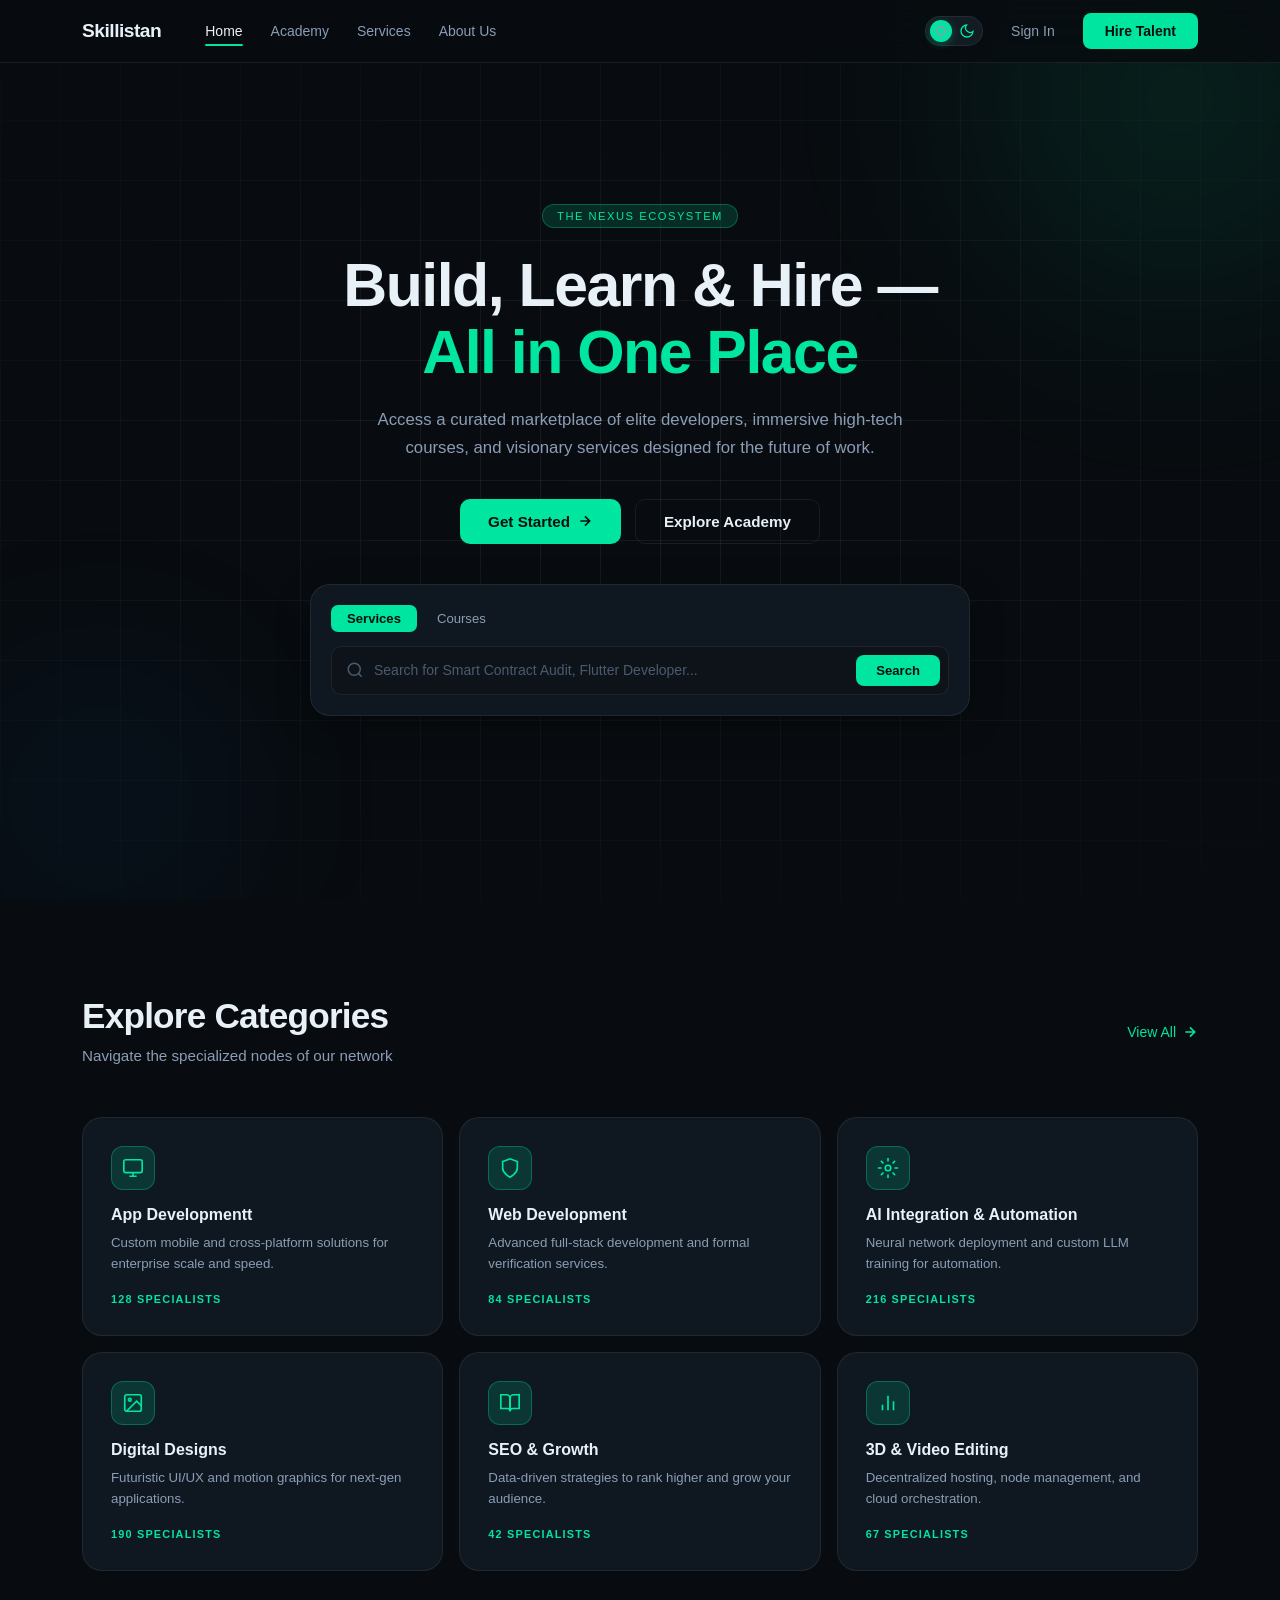
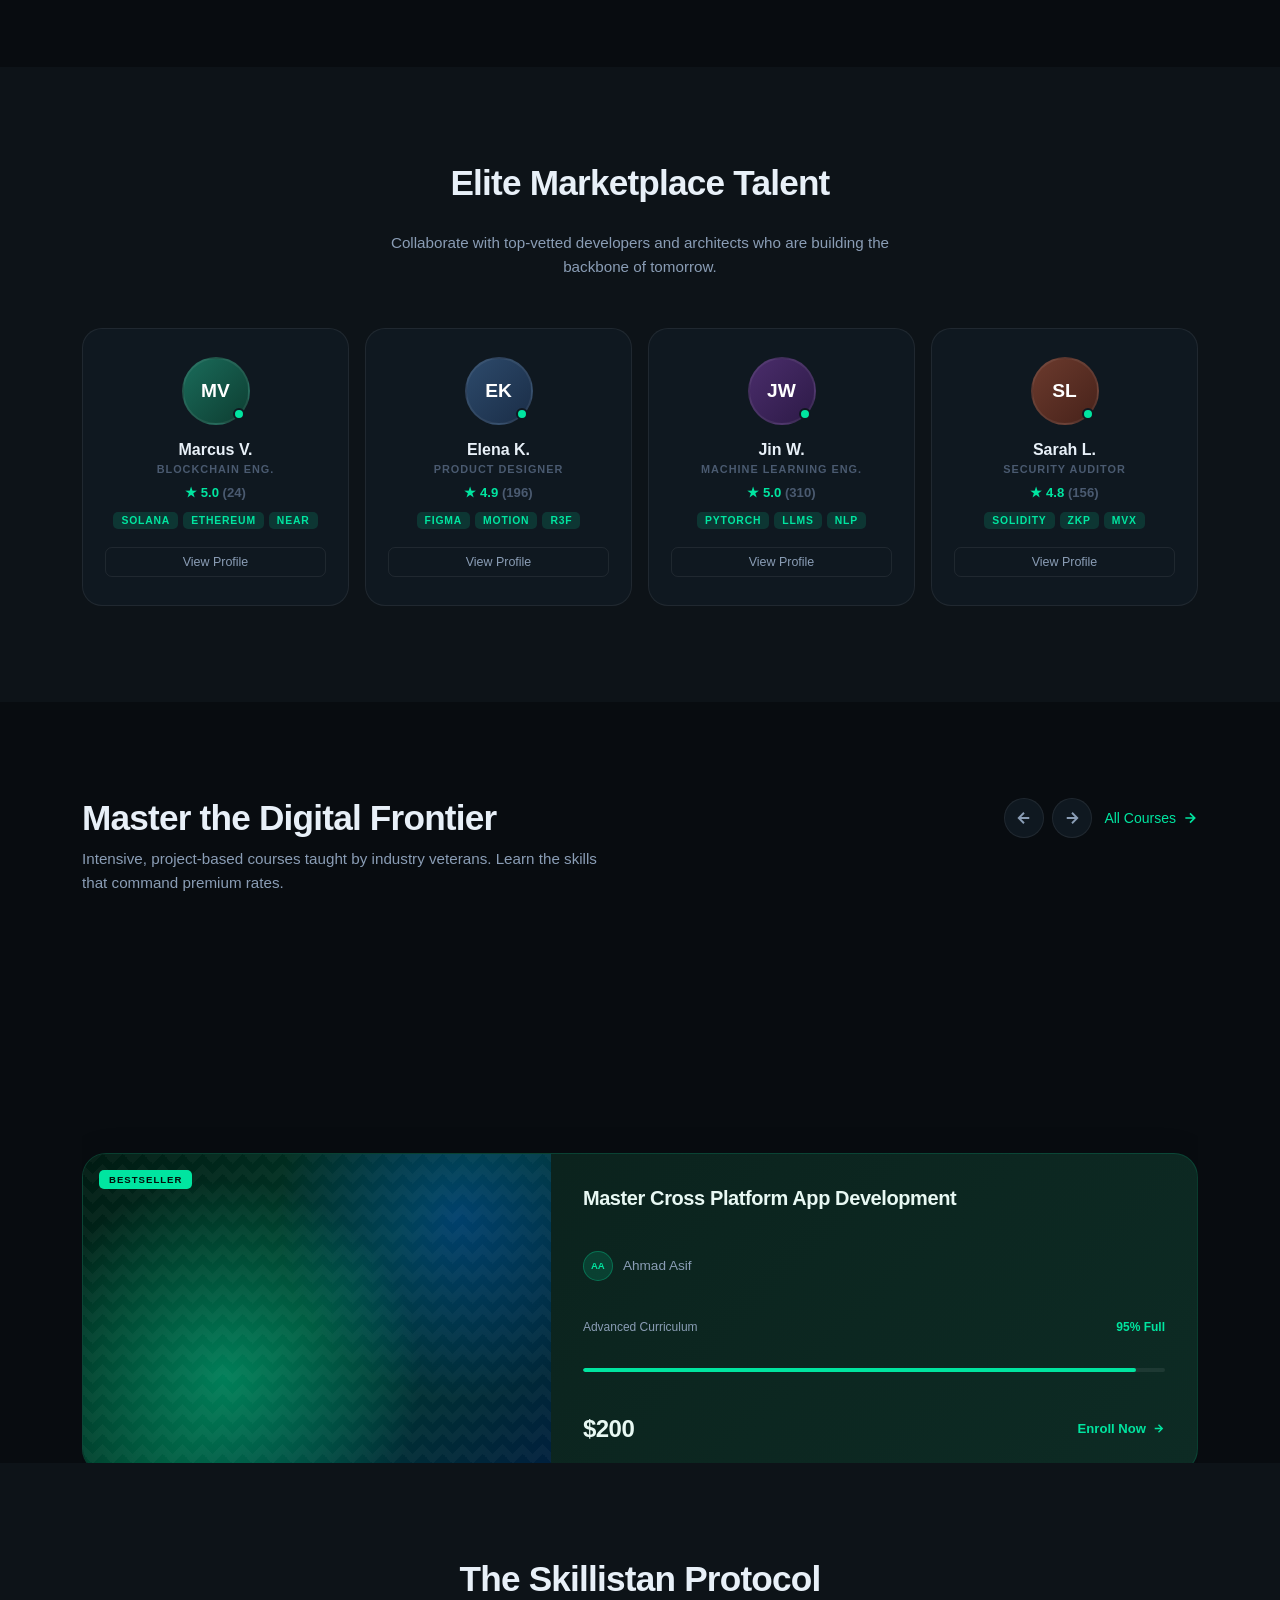
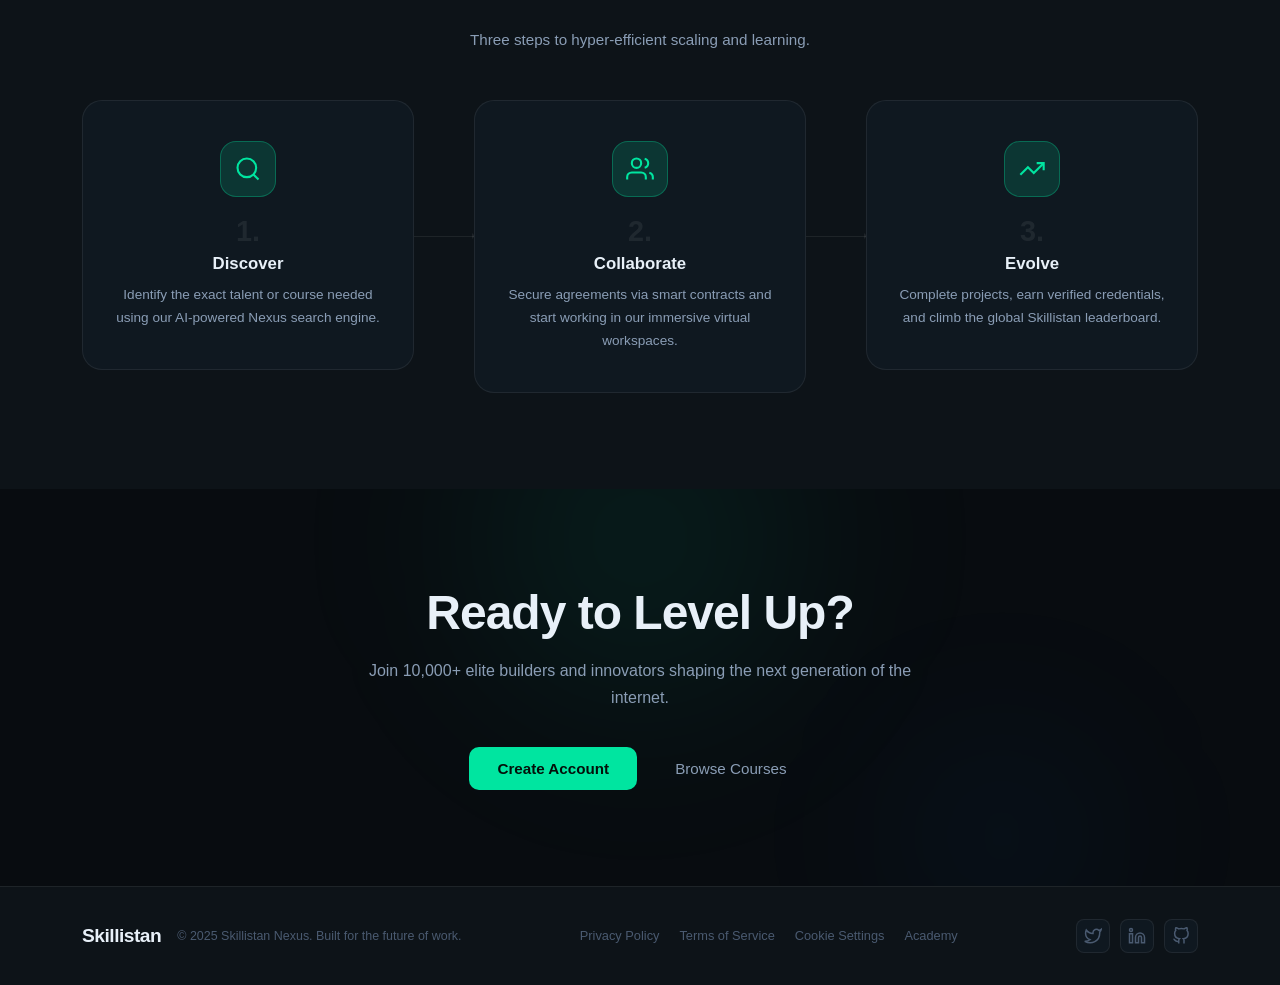
<file: index.html>
<!DOCTYPE html>
<html lang="en" data-theme="dark">
<head>
  <meta charset="UTF-8" />
  <meta name="viewport" content="width=device-width, initial-scale=1.0" />
  <title>Skillistan — Build, Learn & Hire</title>
  <link rel="preconnect" href="https://fonts.googleapis.com" />
  <link rel="preconnect" href="https://fonts.gstatic.com" crossorigin />
  <link href="https://fonts.googleapis.com/css2?family=Syne:wght@400;500;600;700;800&family=DM+Sans:ital,opsz,wght@0,9..40,300;0,9..40,400;0,9..40,500;1,9..40,300&display=swap" rel="stylesheet" />
  <link rel="stylesheet" href="css/style.css" />
</head>
<body>

  <!-- ── NAV & FOOTER injected by js/components.js ── -->

  <!-- HERO -->
  <section class="hero">
    <div class="hero-bg-grid"></div>
    <div class="hero-orb hero-orb-1"></div>
    <div class="hero-orb hero-orb-2"></div>
    <div class="hero-inner">
      <span class="hero-badge">THE NEXUS ECOSYSTEM</span>
      <h1 class="hero-title">
        Build, Learn &amp; Hire —<br/>
        <span class="hero-accent">All in One Place</span>
      </h1>
      <p class="hero-sub">Access a curated marketplace of elite developers, immersive high-tech courses, and visionary services designed for the future of work.</p>
      <div class="hero-cta">
        <a href="auth.html" class="btn-primary btn-lg">Get Started <svg width="16" height="16" viewBox="0 0 24 24" fill="none" stroke="currentColor" stroke-width="2.5"><path d="M5 12h14M12 5l7 7-7 7"/></svg></a>
        <a href="courses.html" class="btn-outline btn-lg">Explore Academy</a>
      </div>
      <div class="hero-search-wrap">
        <div class="hero-tabs">
          <button class="hero-tab active">Services</button>
          <button class="hero-tab">Courses</button>
        </div>
        <div class="hero-search">
          <svg class="search-icon" width="18" height="18" viewBox="0 0 24 24" fill="none" stroke="currentColor" stroke-width="2"><circle cx="11" cy="11" r="8"/><path d="m21 21-4.35-4.35"/></svg>
          <input type="text" placeholder="Search for Smart Contract Audit, Flutter Developer..." id="heroSearchInput" />
          <button class="btn-primary" onclick="handleHeroSearch()">Search</button>
        </div>
      </div>
    </div>
  </section>

  <!-- CATEGORIES -->
  <section class="section categories-section" id="services">
    <div class="container">
      <div class="section-header">
        <div>
          <h2 class="section-title">Explore Categories</h2>
          <p class="section-sub">Navigate the specialized nodes of our network</p>
        </div>
        <a href="courses.html" class="view-all">View All <svg width="16" height="16" viewBox="0 0 24 24" fill="none" stroke="currentColor" stroke-width="2.5"><path d="M5 12h14M12 5l7 7-7 7"/></svg></a>
      </div>
      <div class="categories-grid">
        <div class="cat-card" onclick="location.href='courses.html'">
          <div class="cat-icon"><svg width="22" height="22" viewBox="0 0 24 24" fill="none" stroke="currentColor" stroke-width="1.8"><rect x="2" y="3" width="20" height="14" rx="2"/><path d="M8 21h8M12 17v4"/></svg></div>
          <h3>App Developmentt</h3>
          <p>Custom mobile and cross-platform solutions for enterprise scale and speed.</p>
          <span class="cat-count">128 SPECIALISTS</span>
        </div>
        <div class="cat-card" onclick="location.href='courses.html'">
          <div class="cat-icon"><svg width="22" height="22" viewBox="0 0 24 24" fill="none" stroke="currentColor" stroke-width="1.8"><path d="M12 22s8-4 8-10V5l-8-3-8 3v7c0 6 8 10 8 10z"/></svg></div>
          <h3>Web Development</h3>
          <p>Advanced full-stack development and formal verification services.</p>
          <span class="cat-count">84 SPECIALISTS</span>
        </div>
        <div class="cat-card" onclick="location.href='courses.html'">
          <div class="cat-icon"><svg width="22" height="22" viewBox="0 0 24 24" fill="none" stroke="currentColor" stroke-width="1.8"><circle cx="12" cy="12" r="3"/><path d="M12 1v4M12 19v4M4.22 4.22l2.83 2.83M16.95 16.95l2.83 2.83M1 12h4M19 12h4M4.22 19.78l2.83-2.83M16.95 7.05l2.83-2.83"/></svg></div>
          <h3>AI Integration &amp; Automation</h3>
          <p>Neural network deployment and custom LLM training for automation.</p>
          <span class="cat-count">216 SPECIALISTS</span>
        </div>
        <div class="cat-card" onclick="location.href='courses.html'">
          <div class="cat-icon"><svg width="22" height="22" viewBox="0 0 24 24" fill="none" stroke="currentColor" stroke-width="1.8"><rect x="3" y="3" width="18" height="18" rx="2"/><circle cx="8.5" cy="8.5" r="1.5"/><polyline points="21 15 16 10 5 21"/></svg></div>
          <h3>Digital Designs</h3>
          <p>Futuristic UI/UX and motion graphics for next-gen applications.</p>
          <span class="cat-count">190 SPECIALISTS</span>
        </div>
        <div class="cat-card" onclick="location.href='courses.html'">
          <div class="cat-icon"><svg width="22" height="22" viewBox="0 0 24 24" fill="none" stroke="currentColor" stroke-width="1.8"><path d="M2 3h6a4 4 0 0 1 4 4v14a3 3 0 0 0-3-3H2z"/><path d="M22 3h-6a4 4 0 0 0-4 4v14a3 3 0 0 1 3-3h7z"/></svg></div>
          <h3>SEO &amp; Growth</h3>
          <p>Data-driven strategies to rank higher and grow your audience.</p>
          <span class="cat-count">42 SPECIALISTS</span>
        </div>
        <div class="cat-card" onclick="location.href='courses.html'">
          <div class="cat-icon"><svg width="22" height="22" viewBox="0 0 24 24" fill="none" stroke="currentColor" stroke-width="1.8"><path d="M18 20V10M12 20V4M6 20v-6"/></svg></div>
          <h3>3D &amp; Video Editing</h3>
          <p>Decentralized hosting, node management, and cloud orchestration.</p>
          <span class="cat-count">67 SPECIALISTS</span>
        </div>
      </div>
    </div>
  </section>

  <!-- TALENT -->
  <section class="section talent-section">
    <div class="container">
      <div class="section-header centered">
        <h2 class="section-title">Elite Marketplace Talent</h2>
        <p class="section-sub">Collaborate with top-vetted developers and architects who are building the backbone of tomorrow.</p>
      </div>
      <div class="talent-grid">
        <div class="talent-card" onclick="location.href='auth.html'">
          <div class="talent-avatar" style="background:linear-gradient(135deg,#1a6b5a,#0d3d31)">
            <span>MV</span><span class="online-dot"></span>
          </div>
          <h4>Marcus V.</h4>
          <span class="talent-role">BLOCKCHAIN ENG.</span>
          <div class="talent-stars">★ 5.0 <span>(24)</span></div>
          <div class="talent-tags"><span>SOLANA</span><span>ETHEREUM</span><span>NEAR</span></div>
          <a href="auth.html" class="btn-outline-sm">View Profile</a>
        </div>
        <div class="talent-card" onclick="location.href='auth.html'">
          <div class="talent-avatar" style="background:linear-gradient(135deg,#2d4a6b,#1a2d47)">
            <span>EK</span><span class="online-dot"></span>
          </div>
          <h4>Elena K.</h4>
          <span class="talent-role">PRODUCT DESIGNER</span>
          <div class="talent-stars">★ 4.9 <span>(196)</span></div>
          <div class="talent-tags"><span>FIGMA</span><span>MOTION</span><span>R3F</span></div>
          <a href="auth.html" class="btn-outline-sm">View Profile</a>
        </div>
        <div class="talent-card" onclick="location.href='auth.html'">
          <div class="talent-avatar" style="background:linear-gradient(135deg,#4a2d6b,#2d1a47)">
            <span>JW</span><span class="online-dot"></span>
          </div>
          <h4>Jin W.</h4>
          <span class="talent-role">MACHINE LEARNING ENG.</span>
          <div class="talent-stars">★ 5.0 <span>(310)</span></div>
          <div class="talent-tags"><span>PYTORCH</span><span>LLMS</span><span>NLP</span></div>
          <a href="auth.html" class="btn-outline-sm">View Profile</a>
        </div>
        <div class="talent-card" onclick="location.href='auth.html'">
          <div class="talent-avatar" style="background:linear-gradient(135deg,#6b3a2d,#47221a)">
            <span>SL</span><span class="online-dot"></span>
          </div>
          <h4>Sarah L.</h4>
          <span class="talent-role">SECURITY AUDITOR</span>
          <div class="talent-stars">★ 4.8 <span>(156)</span></div>
          <div class="talent-tags"><span>SOLIDITY</span><span>ZKP</span><span>MVX</span></div>
          <a href="auth.html" class="btn-outline-sm">View Profile</a>
        </div>
      </div>
    </div>
  </section>

  <!-- COURSES -->
  <section class="section courses-section" id="coursesSection">
    <div class="container">
      <div class="section-header">
        <div>
          <h2 class="section-title">Master the Digital Frontier</h2>
          <p class="section-sub">Intensive, project-based courses taught by industry veterans. Learn the skills that command premium rates.</p>
        </div>
        <div style="display:flex;align-items:center;gap:12px;">
          <div class="carousel-nav">
            <button class="carousel-btn" id="prevBtn">
              <svg width="18" height="18" viewBox="0 0 24 24" fill="none" stroke="currentColor" stroke-width="2.5"><path d="M19 12H5M12 5l-7 7 7 7"/></svg>
            </button>
            <button class="carousel-btn" id="nextBtn">
              <svg width="18" height="18" viewBox="0 0 24 24" fill="none" stroke="currentColor" stroke-width="2.5"><path d="M5 12h14M12 5l7 7-7 7"/></svg>
            </button>
          </div>
          <a href="courses.html" class="view-all">All Courses <svg width="16" height="16" viewBox="0 0 24 24" fill="none" stroke="currentColor" stroke-width="2.5"><path d="M5 12h14M12 5l7 7-7 7"/></svg></a>
        </div>
      </div>
      <div class="scroll-stack-scroller" id="scrollStack">
        <div class="scroll-stack-inner">
          <div class="scroll-stack-card card-1">
            <div class="course-card-inner">
              <div class="course-img-wrap">
                <div class="course-img course-img-1"></div>
                <span class="course-badge">BESTSELLER</span>
              </div>
              <div class="course-info">
                <h3>Master Cross Platform App Development</h3>
                <div class="course-instructor"><div class="instr-av">AA</div><span>Ahmad Asif</span></div>
                <div class="course-meta"><span class="course-level">Advanced Curriculum</span><span class="course-fill">95% Full</span></div>
                <div class="course-progress"><div class="progress-bar" style="width:95%"></div></div>
                <div class="course-footer">
                  <span class="course-price">$200</span>
                  <a href="courses.html" class="btn-enroll">Enroll Now <svg width="13" height="13" viewBox="0 0 24 24" fill="none" stroke="currentColor" stroke-width="2.5"><path d="M5 12h14M12 5l7 7-7 7"/></svg></a>
                </div>
              </div>
            </div>
          </div>
          <div class="scroll-stack-card card-2">
            <div class="course-card-inner">
              <div class="course-img-wrap">
                <div class="course-img course-img-2"></div>
                <span class="course-badge badge-inter">INTERMEDIATE</span>
              </div>
              <div class="course-info">
                <h3>Web Development Mastery</h3>
                <div class="course-instructor"><div class="instr-av">MH</div><span>Mark Hoffman</span></div>
                <div class="course-meta"><span class="course-level">Intermediate</span><span class="course-fill">62% Full</span></div>
                <div class="course-progress"><div class="progress-bar" style="width:62%"></div></div>
                <div class="course-footer">
                  <span class="course-price">$899</span>
                  <a href="courses.html" class="btn-enroll">Enroll Now <svg width="13" height="13" viewBox="0 0 24 24" fill="none" stroke="currentColor" stroke-width="2.5"><path d="M5 12h14M12 5l7 7-7 7"/></svg></a>
                </div>
              </div>
            </div>
          </div>
          <div class="scroll-stack-card card-3">
            <div class="course-card-inner">
              <div class="course-img-wrap">
                <div class="course-img course-img-3"></div>
                <span class="course-badge badge-design">DESIGN FOCUS</span>
              </div>
              <div class="course-info">
                <h3>Future UI: Designing the Next-Gen Internet</h3>
                <div class="course-instructor"><div class="instr-av">EK</div><span>Elena Kovacs</span></div>
                <div class="course-meta"><span class="course-level">Design Focus</span><span class="course-fill">30% Full</span></div>
                <div class="course-progress"><div class="progress-bar" style="width:30%"></div></div>
                <div class="course-footer">
                  <span class="course-price">$599</span>
                  <a href="courses.html" class="btn-enroll">Enroll Now <svg width="13" height="13" viewBox="0 0 24 24" fill="none" stroke="currentColor" stroke-width="2.5"><path d="M5 12h14M12 5l7 7-7 7"/></svg></a>
                </div>
              </div>
            </div>
          </div>
          <div class="scroll-stack-end"></div>
        </div>
      </div>
    </div>
  </section>

  <!-- PROTOCOL -->
  <section class="section protocol-section" id="about">
    <div class="container">
      <div class="section-header centered">
        <h2 class="section-title">The Skillistan Protocol</h2>
        <p class="section-sub">Three steps to hyper-efficient scaling and learning.</p>
      </div>
      <div class="protocol-grid">
        <div class="protocol-step">
          <div class="protocol-icon"><svg width="28" height="28" viewBox="0 0 24 24" fill="none" stroke="currentColor" stroke-width="1.8"><circle cx="11" cy="11" r="8"/><path d="m21 21-4.35-4.35"/></svg></div>
          <span class="step-num">1.</span>
          <h3>Discover</h3>
          <p>Identify the exact talent or course needed using our AI-powered Nexus search engine.</p>
        </div>
        <div class="protocol-connector"></div>
        <div class="protocol-step">
          <div class="protocol-icon"><svg width="28" height="28" viewBox="0 0 24 24" fill="none" stroke="currentColor" stroke-width="1.8"><path d="M17 21v-2a4 4 0 0 0-4-4H5a4 4 0 0 0-4 4v2"/><circle cx="9" cy="7" r="4"/><path d="M23 21v-2a4 4 0 0 0-3-3.87"/><path d="M16 3.13a4 4 0 0 1 0 7.75"/></svg></div>
          <span class="step-num">2.</span>
          <h3>Collaborate</h3>
          <p>Secure agreements via smart contracts and start working in our immersive virtual workspaces.</p>
        </div>
        <div class="protocol-connector"></div>
        <div class="protocol-step">
          <div class="protocol-icon"><svg width="28" height="28" viewBox="0 0 24 24" fill="none" stroke="currentColor" stroke-width="1.8"><polyline points="22 7 13.5 15.5 8.5 10.5 2 17"/><polyline points="16 7 22 7 22 13"/></svg></div>
          <span class="step-num">3.</span>
          <h3>Evolve</h3>
          <p>Complete projects, earn verified credentials, and climb the global Skillistan leaderboard.</p>
        </div>
      </div>
    </div>
  </section>

  <!-- CTA BANNER -->
  <section class="cta-section">
    <div class="cta-orb cta-orb-1"></div>
    <div class="cta-orb cta-orb-2"></div>
    <div class="container">
      <div class="cta-inner">
        <h2>Ready to Level Up?</h2>
        <p>Join 10,000+ elite builders and innovators shaping the next generation of the internet.</p>
        <div class="cta-btns">
          <a href="auth.html" class="btn-primary btn-lg">Create Account</a>
          <a href="courses.html" class="btn-ghost btn-lg">Browse Courses</a>
        </div>
      </div>
    </div>
  </section>

  <script src="js/scrollstack.js"></script>
  <script src="js/components.js"></script>
  <script src="js/main.js"></script>
  <script>
    function handleHeroSearch() {
      const val = document.getElementById('heroSearchInput').value.trim();
      location.href = 'courses.html' + (val ? '?q=' + encodeURIComponent(val) : '');
    }
    document.getElementById('heroSearchInput').addEventListener('keydown', function(e) {
      if (e.key === 'Enter') handleHeroSearch();
    });
  </script>
</body>
</html>
</file>
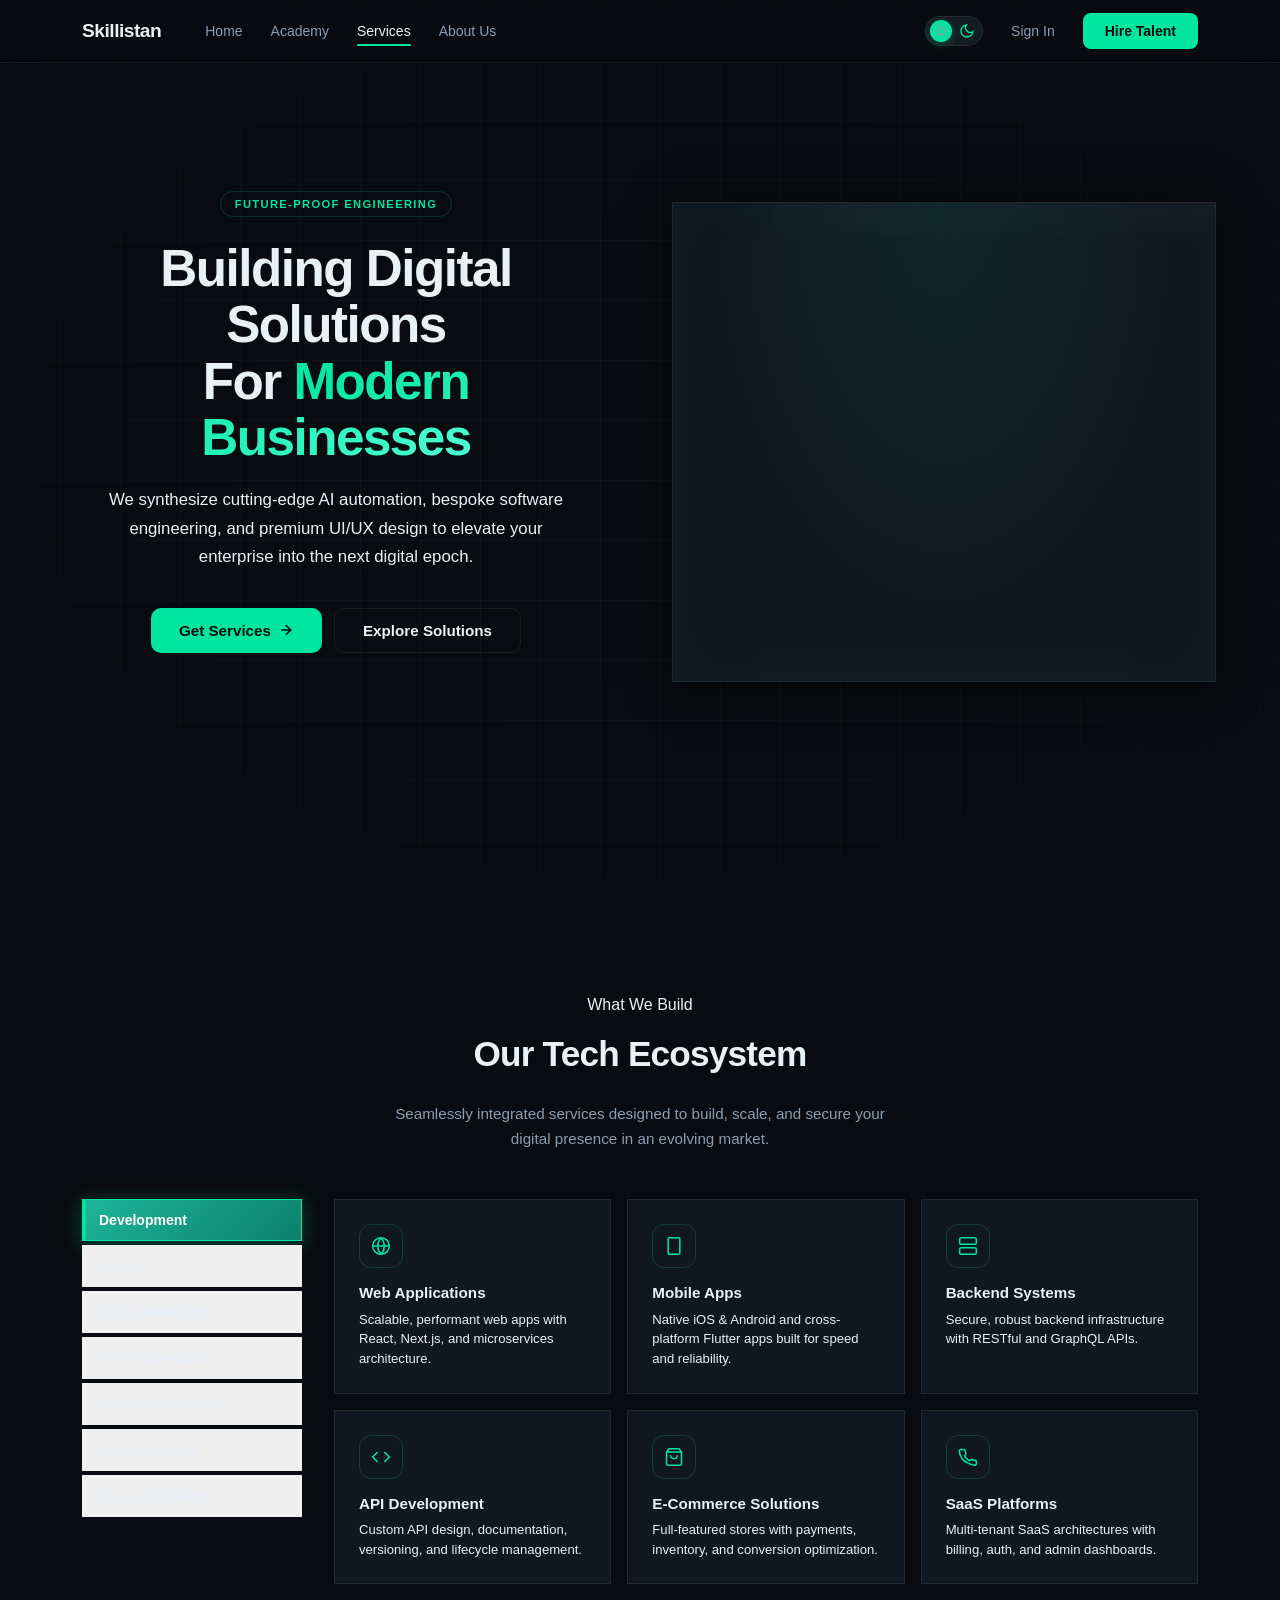
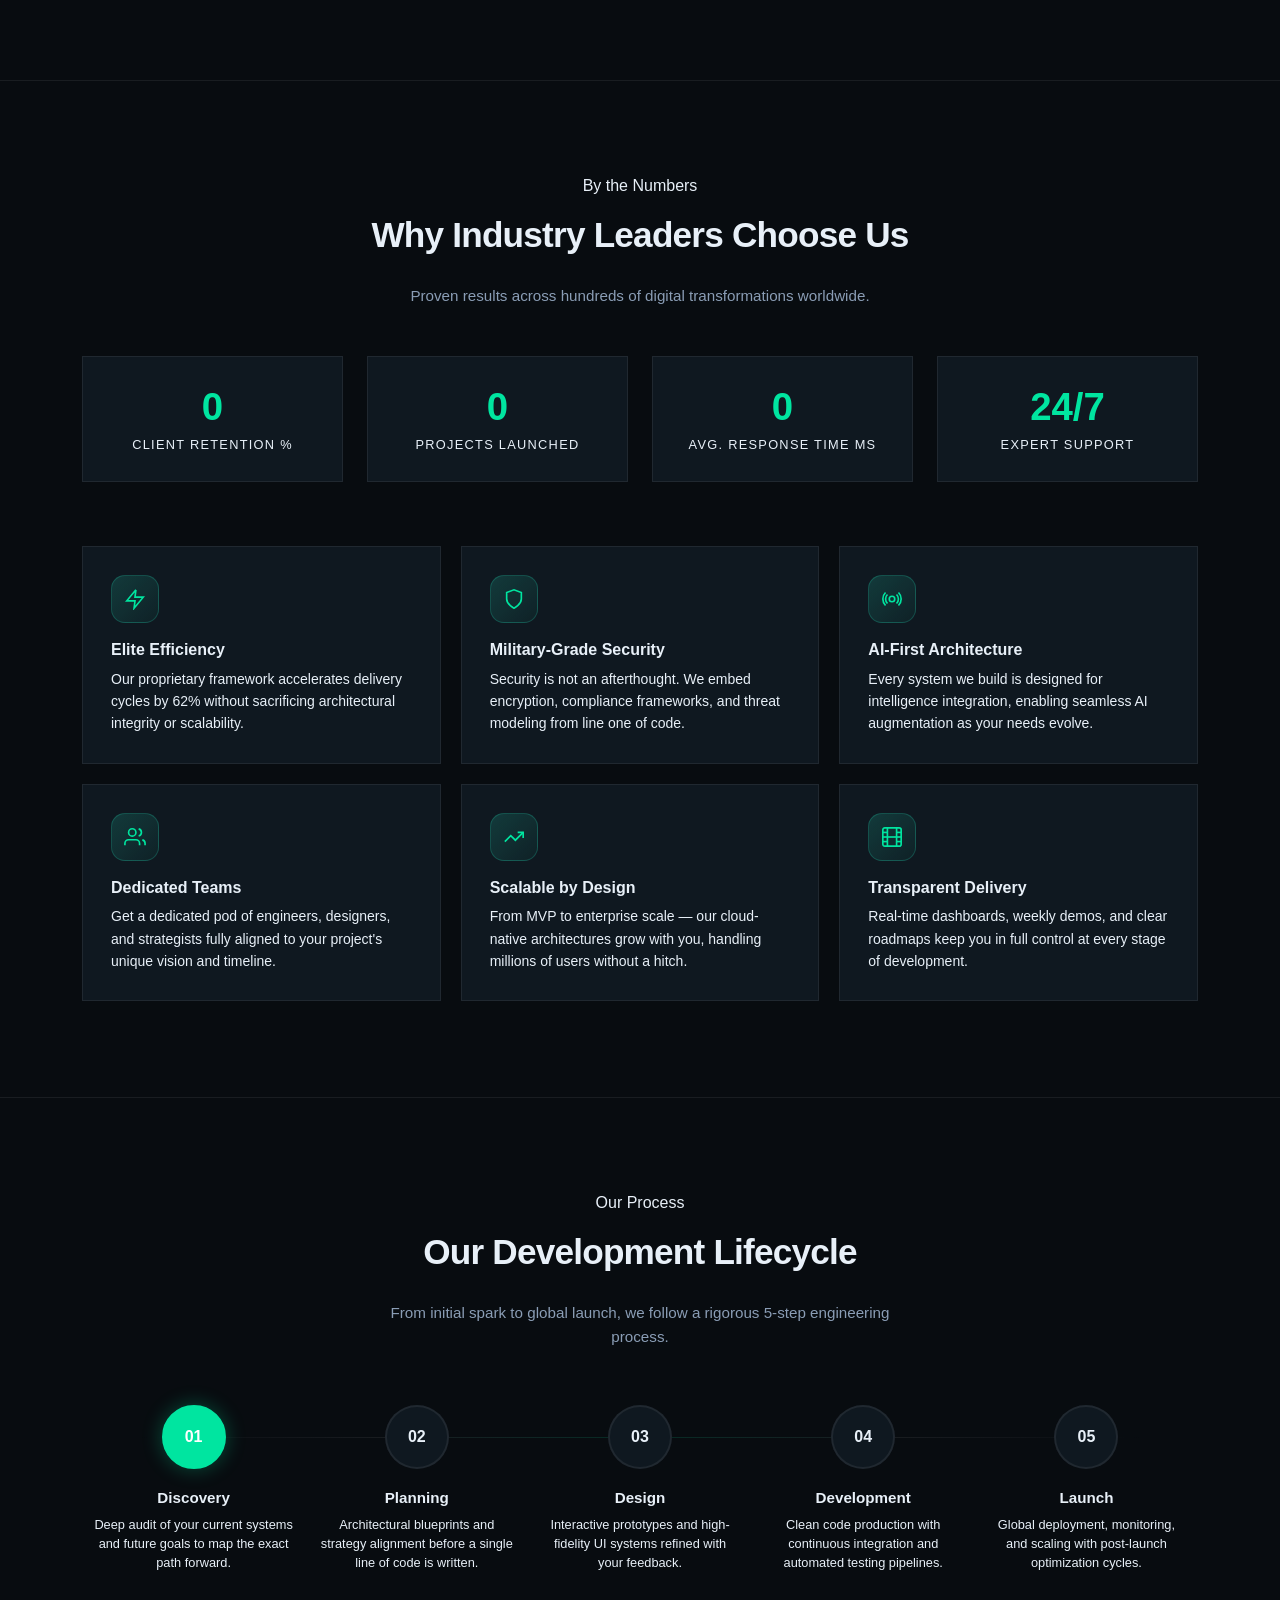
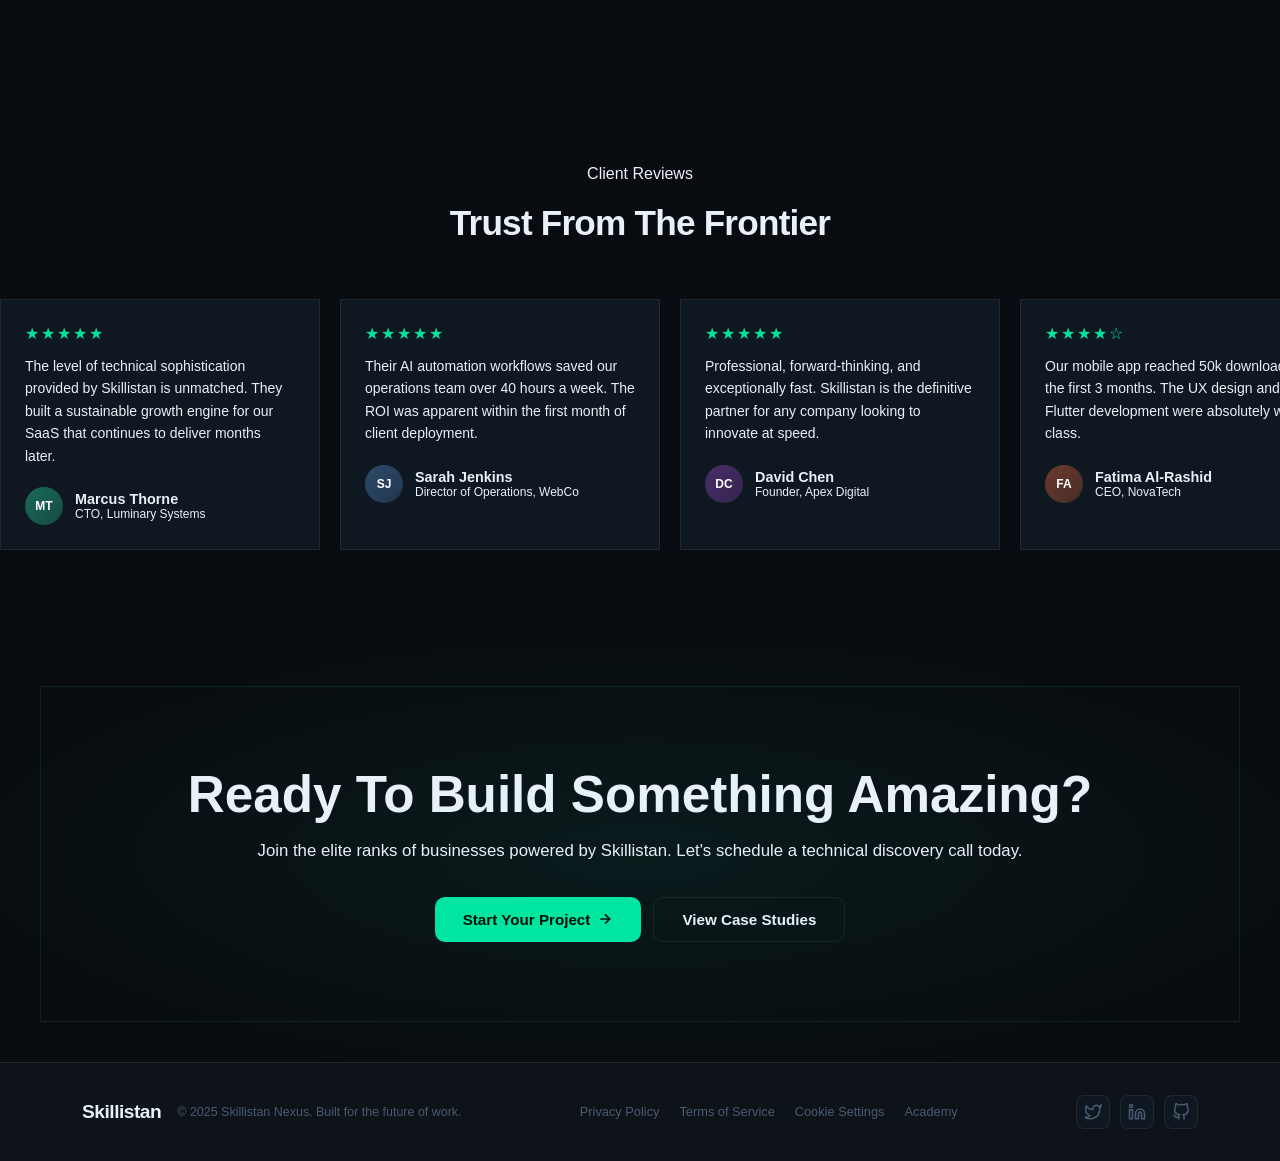
<file: skillistan-services.html>
<!DOCTYPE html>
<html lang="en" data-theme="dark">
<head>
<meta charset="UTF-8"/>
<meta name="viewport" content="width=device-width, initial-scale=1.0"/>
<title>Services — Skillistan</title>
<link rel="preconnect" href="https://fonts.googleapis.com"/>
<link rel="preconnect" href="https://fonts.gstatic.com" crossorigin/>
<link href="https://fonts.googleapis.com/css2?family=Syne:wght@400;500;600;700;800&family=DM+Sans:ital,opsz,wght@0,9..40,300;0,9..40,400;0,9..40,500;1,9..40,300&display=swap" rel="stylesheet"/>
<link rel="stylesheet" href="css/style.css"/>
<style>
/* ===========================
   SERVICES-SPECIFIC STYLES
=========================== */

/* ===========================
   HERO
=========================== */
.hero{
  min-height:100vh;
  padding-top:64px;
  display:flex;align-items:center;
  position:relative;overflow:hidden;
}
.hero-bg-grid{
  position:absolute;inset:0;
  background-image:
    linear-gradient(var(--border) 1px, transparent 1px),
    linear-gradient(90deg, var(--border) 1px, transparent 1px);
  background-size:60px 60px;
  mask-image:radial-gradient(ellipse 80% 80% at 50% 50%, black 30%, transparent 100%);
  opacity:.4;
}
.hero-orb{position:absolute;border-radius:50%;pointer-events:none}
.hero-orb-1{width:600px;height:600px;top:-100px;left:-100px;background:var(--orb-1)}
.hero-orb-2{width:500px;height:500px;bottom:-100px;right:-50px;background:var(--orb-2)}
.hero-inner{
  max-width:1200px;margin:0 auto;padding:80px 24px;
  display:grid;grid-template-columns:1fr 1fr;gap:64px;align-items:center;
  width:100%;position:relative;z-index:1;
}
.hero-badge{
  display:inline-flex;align-items:center;gap:8px;
  font-family:var(--font-display);font-size:.7rem;font-weight:700;letter-spacing:.12em;
  color:var(--accent);
  background:var(--badge-bg);
  border:1px solid rgba(33,199,168,.2);
  padding:6px 14px;border-radius:100px;
  margin-bottom:24px;
}
.hero-title{
  font-family:var(--font-display);
  font-size:clamp(2.2rem, 4vw, 3.5rem);
  font-weight:800;line-height:1.1;
  color:var(--text-primary);
  margin-bottom:20px;
}
.hero-accent{
  background:linear-gradient(135deg, var(--accent), #4dffd6);
  -webkit-background-clip:text;-webkit-text-fill-color:transparent;
  background-clip:text;
}
.hero-sub{
  font-size:1.05rem;color:var(--text-secondary);
  margin-bottom:36px;line-height:1.7;max-width:480px;
}
.hero-cta{display:flex;gap:12px;flex-wrap:wrap}

/* Floating Tags Container */
.hero-tags-wrap{
  position:relative;
  background:var(--bg-card);
  border:1px solid var(--border);
  border-radius:var(--radius-lg);
  overflow:hidden;
  height:480px;
  backdrop-filter:blur(12px);
  box-shadow:var(--shadow), inset 0 0 60px rgba(33,199,168,0.03);
}
.hero-tags-wrap::before{
  content:'';position:absolute;inset:0;
  background:radial-gradient(ellipse at 50% 0%, rgba(33,199,168,0.08), transparent 60%);
  pointer-events:none;
}
.tags-canvas{position:absolute;inset:0;overflow:hidden}
.tag-pill{
  position:absolute;
  display:inline-flex;align-items:center;gap:6px;
  padding:7px 14px;border-radius:100px;
  font-size:.78rem;font-weight:600;
  font-family:var(--font-display);
  color:var(--text-primary);
  background:var(--bg-card);
  border:1px solid var(--border);
  backdrop-filter:blur(8px);
  cursor:default;
  transition:transform .2s ease, box-shadow .2s ease, border-color .2s ease;
  white-space:nowrap;
  animation:tagFloat linear infinite;
}
.tag-pill:hover{
  transform:scale(1.12) !important;
  border-color:var(--accent);
  box-shadow:0 0 16px var(--accent-glow);
  z-index:10;
}
.tag-dot{width:6px;height:6px;border-radius:50%;background:var(--accent);flex-shrink:0}
@keyframes tagFloat{
  0%{transform:translateY(-60px)}
  100%{transform:translateY(540px)}
}

/* ===========================
   SERVICES SECTION
=========================== */
.services-section{background:var(--bg)}
.services-layout{display:grid;grid-template-columns:220px 1fr;gap:32px;align-items:start}

/* Category Tabs */
.cat-tabs{
  display:flex;flex-direction:column;gap:4px;
  position:sticky;top:88px;
}
.cat-tab{
  font-family:var(--font-display);
  font-size:.875rem;font-weight:600;
  color:var(--text-secondary);
  text-align:left;
  padding:12px 16px;border-radius:var(--radius);
  transition:all var(--transition);
  border:1px solid transparent;
  position:relative;overflow:hidden;
}
.cat-tab::before{
  content:'';position:absolute;left:0;top:0;bottom:0;
  width:3px;background:var(--accent);
  transform:scaleY(0);transform-origin:center;
  transition:transform var(--transition);
  border-radius:0 2px 2px 0;
}
.cat-tab:hover{color:var(--text-primary);background:var(--bg-card)}
.cat-tab.active{
  color:#fff;
  background:linear-gradient(135deg, rgba(33,199,168,.9), rgba(13,150,125,.85));
  border-color:var(--accent);
  box-shadow:0 4px 20px var(--accent-glow);
}
.cat-tab.active::before{transform:scaleY(1)}

/* Service Cards Grid */
.services-grid{
  display:grid;grid-template-columns:repeat(3,1fr);gap:16px;
}
.service-card{
  background:var(--bg-card);
  border:1px solid var(--border);
  border-radius:var(--radius);
  padding:24px;
  transition:all var(--transition);
  cursor:pointer;
  position:relative;overflow:hidden;
  animation:fadeSlideIn .4s ease forwards;
}
@keyframes fadeSlideIn{
  from{opacity:0;transform:translateY(16px)}
  to{opacity:1;transform:translateY(0)}
}
.service-card::before{
  content:'';position:absolute;inset:0;
  background:radial-gradient(circle at 50% 0%, rgba(33,199,168,0.06), transparent 60%);
  opacity:0;transition:opacity var(--transition);
}
.service-card:hover{
  border-color:var(--accent);
  transform:translateY(-4px);
  box-shadow:0 12px 40px rgba(0,0,0,.15), 0 0 0 1px var(--accent-dim);
  background:var(--bg-card-hover);
}
.service-card:hover::before{opacity:1}
.service-icon{
  width:44px;height:44px;
  background:var(--badge-bg);
  border:1px solid rgba(33,199,168,.2);
  border-radius:12px;
  display:flex;align-items:center;justify-content:center;
  margin-bottom:16px;
  color:var(--accent);
  transition:transform var(--transition), box-shadow var(--transition);
}
.service-card:hover .service-icon{
  transform:scale(1.1);
  box-shadow:0 4px 16px var(--accent-glow);
}
.service-card h4{
  font-family:var(--font-display);
  font-size:.95rem;font-weight:700;
  color:var(--text-primary);margin-bottom:8px;
}
.service-card p{font-size:.82rem;color:var(--text-secondary);line-height:1.5}

/* ===========================
   WHY CHOOSE US
=========================== */
.why-section{
  background:var(--bg);
  border-top:1px solid var(--border);
  border-bottom:1px solid var(--border);
}
.stats-grid{
  display:grid;grid-template-columns:repeat(4,1fr);gap:24px;
  margin-bottom:64px;
}
.stat-card{
  background:var(--bg-card);
  border:1px solid var(--border);
  border-radius:var(--radius);
  padding:28px 24px;
  text-align:center;
  transition:all var(--transition);
}
.stat-card:hover{border-color:var(--accent);transform:translateY(-3px);box-shadow:0 8px 30px rgba(0,0,0,.1)}
.stat-num{
  font-family:var(--font-display);
  font-size:2.4rem;font-weight:800;
  color:var(--accent);margin-bottom:6px;
  display:block;
}
.stat-label{font-size:.8rem;font-weight:500;color:var(--text-muted);text-transform:uppercase;letter-spacing:.1em}

.why-grid{display:grid;grid-template-columns:repeat(3,1fr);gap:20px}
.why-card{
  background:var(--bg-card);
  border:1px solid var(--border);
  border-radius:var(--radius);
  padding:28px;
  transition:all var(--transition);
  position:relative;overflow:hidden;
}
.why-card::after{
  content:'';position:absolute;top:0;left:0;right:0;height:2px;
  background:linear-gradient(90deg, var(--accent), transparent);
  opacity:0;transition:opacity var(--transition);
}
.why-card:hover{border-color:var(--border-hover);transform:translateY(-3px);box-shadow:var(--shadow)}
.why-card:hover::after{opacity:1}
.why-icon{
  width:48px;height:48px;border-radius:14px;
  background:linear-gradient(135deg, rgba(33,199,168,.2), rgba(33,199,168,.05));
  border:1px solid rgba(33,199,168,.25);
  display:flex;align-items:center;justify-content:center;
  color:var(--accent);margin-bottom:18px;
}
.why-card h4{
  font-family:var(--font-display);
  font-size:1rem;font-weight:700;color:var(--text-primary);margin-bottom:8px;
}
.why-card p{font-size:.875rem;color:var(--text-secondary);line-height:1.6}

/* ===========================
   PROCESS TIMELINE
=========================== */
.process-section{background:var(--bg)}
.timeline{display:flex;gap:0;position:relative;margin-top:56px}
.timeline::before{
  content:'';position:absolute;
  top:32px;left:52px;right:52px;
  height:1px;background:linear-gradient(90deg, transparent, var(--border), var(--accent-dim), var(--border), transparent);
}
.timeline-step{
  flex:1;display:flex;flex-direction:column;align-items:center;text-align:center;
  padding:0 12px;position:relative;
}
.step-bubble{
  width:64px;height:64px;border-radius:50%;
  background:var(--bg-card);
  border:2px solid var(--border);
  display:flex;align-items:center;justify-content:center;
  font-family:var(--font-display);font-size:1rem;font-weight:800;
  color:var(--text-muted);
  margin-bottom:20px;
  transition:all var(--transition);
  position:relative;z-index:1;
}
.timeline-step.active .step-bubble{
  background:var(--accent);border-color:var(--accent);
  color:#fff;box-shadow:0 0 20px var(--accent-glow);
}
.timeline-step h4{
  font-family:var(--font-display);
  font-size:.95rem;font-weight:700;color:var(--text-primary);margin-bottom:8px;
}
.timeline-step p{font-size:.8rem;color:var(--text-secondary);line-height:1.5}

/* ===========================
   TESTIMONIALS
=========================== */
.testimonials-section{background:var(--bg)}
.testimonials-track{
  display:flex;gap:20px;
  overflow:hidden;
  position:relative;
}
.testimonials-inner{
  display:flex;gap:20px;
  animation:scroll-left 30s linear infinite;
  width:max-content;
}
.testimonials-inner:hover{animation-play-state:paused}
@keyframes scroll-left{
  0%{transform:translateX(0)}
  100%{transform:translateX(-50%)}
}
.review-card{
  width:320px;flex-shrink:0;
  background:var(--bg-card);
  border:1px solid var(--border);
  border-radius:var(--radius);
  padding:24px;
  backdrop-filter:blur(12px);
  transition:border-color var(--transition);
}
.review-card:hover{border-color:var(--accent)}
.review-stars{color:var(--accent);font-size:1rem;margin-bottom:12px;letter-spacing:2px}
.review-text{font-size:.875rem;color:var(--text-secondary);line-height:1.6;margin-bottom:20px}
.review-author{display:flex;align-items:center;gap:12px}
.review-avatar{
  width:38px;height:38px;border-radius:50%;
  display:flex;align-items:center;justify-content:center;
  font-family:var(--font-display);font-size:.75rem;font-weight:700;
  color:#fff;flex-shrink:0;
}
.review-name{font-family:var(--font-display);font-size:.9rem;font-weight:700;color:var(--text-primary)}
.review-role{font-size:.75rem;color:var(--text-muted)}

/* ===========================
   CTA
=========================== */
.cta-section{
  position:relative;overflow:hidden;
  padding:120px 24px;
  text-align:center;
}
.cta-bg{
  position:absolute;inset:0;
  background:radial-gradient(ellipse 80% 80% at 50% 50%, rgba(33,199,168,0.08), transparent 70%);
}
.cta-border{
  position:absolute;inset:40px;
  border:1px solid rgba(33,199,168,.12);
  border-radius:var(--radius-lg);
  pointer-events:none;
}
.cta-section h2{
  font-family:var(--font-display);
  font-size:clamp(2rem,4vw,3.2rem);font-weight:800;
  color:var(--text-primary);margin-bottom:16px;
  position:relative;
}
.cta-section p{font-size:1.05rem;color:var(--text-secondary);margin-bottom:36px;position:relative}
.cta-btns{display:flex;gap:12px;justify-content:center;flex-wrap:wrap;position:relative}

/* ===========================
   MODAL
=========================== */
.modal-overlay{
  position:fixed;inset:0;z-index:200;
  background:rgba(0,0,0,.7);
  backdrop-filter:blur(12px);
  display:flex;align-items:center;justify-content:center;
  padding:24px;
  opacity:0;visibility:hidden;
  transition:opacity var(--transition), visibility var(--transition);
}
.modal-overlay.open{opacity:1;visibility:visible}
.modal{
  background:var(--modal-bg);
  border:1px solid var(--border);
  border-radius:var(--radius-lg);
  padding:40px;
  width:100%;max-width:600px;
  max-height:90vh;overflow-y:auto;
  transform:scale(.94) translateY(20px);
  transition:transform var(--transition);
  position:relative;
}
.modal-overlay.open .modal{transform:scale(1) translateY(0)}
.modal-close{
  position:absolute;top:20px;right:20px;
  width:32px;height:32px;border-radius:50%;
  background:var(--bg-card);border:1px solid var(--border);
  display:flex;align-items:center;justify-content:center;
  color:var(--text-secondary);
  transition:all var(--transition);
}
.modal-close:hover{background:var(--bg-card-hover);color:var(--text-primary)}
.modal h2{
  font-family:var(--font-display);
  font-size:1.5rem;font-weight:800;color:var(--text-primary);margin-bottom:6px;
}
.modal > p{font-size:.875rem;color:var(--text-secondary);margin-bottom:28px}
.form-row{display:grid;grid-template-columns:1fr 1fr;gap:16px}
.form-group{margin-bottom:18px;position:relative}
.form-group label{
  display:block;font-size:.78rem;font-weight:600;
  color:var(--text-secondary);margin-bottom:7px;letter-spacing:.04em;
  text-transform:uppercase;
}
.form-group input,
.form-group select,
.form-group textarea{
  width:100%;
  background:var(--input-bg);
  border:1px solid var(--border);
  border-radius:var(--radius);
  padding:11px 14px;
  color:var(--text-primary);
  font-family:var(--font-body);font-size:.9rem;
  outline:none;
  transition:border-color var(--transition), box-shadow var(--transition);
  appearance:none;
}
.form-group input:focus,
.form-group select:focus,
.form-group textarea:focus{
  border-color:var(--accent);
  box-shadow:0 0 0 3px var(--accent-dim);
}
.form-group select{background-image:url("data:image/svg+xml,%3Csvg xmlns='http://www.w3.org/2000/svg' width='12' height='12' viewBox='0 0 24 24' fill='none' stroke='%2321C7A8' stroke-width='2'%3E%3Cpath d='M6 9l6 6 6-6'/%3E%3C/svg%3E");background-repeat:no-repeat;background-position:right 14px center;padding-right:36px}
.form-group textarea{resize:vertical;min-height:90px}
.upload-btn{
  width:100%;padding:12px;
  border:1px dashed var(--border);border-radius:var(--radius);
  color:var(--text-secondary);font-size:.875rem;
  display:flex;align-items:center;justify-content:center;gap:8px;
  transition:all var(--transition);
  background:var(--input-bg);
}
.upload-btn:hover{border-color:var(--accent);color:var(--accent)}
.submit-btn{
  width:100%;padding:14px;
  background:linear-gradient(135deg, var(--accent), #1aad93);
  color:#fff;font-size:1rem;font-weight:700;
  font-family:var(--font-display);
  border-radius:var(--radius);
  transition:all var(--transition);
  box-shadow:0 0 24px var(--accent-glow);
  margin-top:4px;
}
.submit-btn:hover{opacity:.9;transform:translateY(-1px);box-shadow:0 6px 30px var(--accent-glow)}

/* ===========================
   RESPONSIVE
=========================== */
@media(max-width:900px){
  .hero-inner{grid-template-columns:1fr;gap:40px}
  .hero-tags-wrap{height:280px}
  .services-layout{grid-template-columns:1fr}
  .cat-tabs{flex-direction:row;flex-wrap:wrap;position:static}
  .services-grid{grid-template-columns:repeat(2,1fr)}
  .stats-grid{grid-template-columns:repeat(2,1fr)}
  .why-grid{grid-template-columns:1fr 1fr}
  .timeline{flex-direction:column;gap:24px}
  .timeline::before{display:none}
  .timeline-step{align-items:flex-start;text-align:left;flex-direction:row;gap:16px}
  .step-bubble{flex-shrink:0;margin-bottom:0}
}
@media(max-width:600px){
  .services-grid{grid-template-columns:1fr}
  .why-grid{grid-template-columns:1fr}
  .stats-grid{grid-template-columns:1fr 1fr}
  .form-row{grid-template-columns:1fr}
}
</style>
</head>
<body>

  <!-- ── NAV & FOOTER injected by js/components.js ── -->

  <!-- HERO -->
  <section class="hero">
    <div class="hero-bg-grid"></div>
    <div class="hero-orb hero-orb-1"></div>
    <div class="hero-orb hero-orb-2"></div>
    <div class="hero-inner">
      <div class="hero-left">
        <span class="hero-badge">FUTURE-PROOF ENGINEERING</span>
        <h1 class="hero-title">Building Digital Solutions<br/>For <span class="hero-accent">Modern Businesses</span></h1>
        <p class="hero-sub">We synthesize cutting-edge AI automation, bespoke software engineering, and premium UI/UX design to elevate your enterprise into the next digital epoch.</p>
        <div class="hero-cta">
          <button class="btn-primary btn-lg" id="openModalHero">Get Services <svg width="16" height="16" viewBox="0 0 24 24" fill="none" stroke="currentColor" stroke-width="2.5"><path d="M5 12h14M12 5l7 7-7 7"/></svg></button>
          <a href="#services" class="btn-outline btn-lg">Explore Solutions</a>
        </div>
      </div>
      <div class="hero-right">
        <div class="hero-tags-wrap">
          <div class="tags-canvas" id="tagsCanvas"></div>
        </div>
      </div>
    </div>
  </section>

  <!-- SERVICES -->
  <section class="section services-section" id="services">
    <div class="container">
      <div class="section-header centered reveal">
        <span class="section-label">What We Build</span>
        <h2 class="section-title">Our Tech Ecosystem</h2>
        <p class="section-sub">Seamlessly integrated services designed to build, scale, and secure your digital presence in an evolving market.</p>
      </div>
      <div class="services-layout">
        <div class="cat-tabs" id="catTabs">
          <button class="cat-tab active" data-cat="development">Development</button>
          <button class="cat-tab" data-cat="design">Design</button>
          <button class="cat-tab" data-cat="marketing">Digital Marketing</button>
          <button class="cat-tab" data-cat="ai">AI &amp; Automation</button>
          <button class="cat-tab" data-cat="api">API &amp; Integrations</button>
          <button class="cat-tab" data-cat="security">Cyber Security</button>
          <button class="cat-tab" data-cat="cloud">Cloud &amp; DevOps</button>
        </div>
        <div class="services-grid" id="servicesGrid"></div>
      </div>
    </div>
  </section>

  <!-- WHY CHOOSE US -->
  <section class="section why-section">
    <div class="container">
      <div class="section-header centered reveal">
        <span class="section-label">By the Numbers</span>
        <h2 class="section-title">Why Industry Leaders Choose Us</h2>
        <p class="section-sub">Proven results across hundreds of digital transformations worldwide.</p>
      </div>
      <div class="stats-grid">
        <div class="stat-card reveal reveal-delay-1">
          <span class="stat-num" data-count="98">0</span><span class="stat-label">Client Retention %</span>
        </div>
        <div class="stat-card reveal reveal-delay-2">
          <span class="stat-num" data-count="250">0</span><span class="stat-label">Projects Launched</span>
        </div>
        <div class="stat-card reveal reveal-delay-3">
          <span class="stat-num" data-count="15">0</span><span class="stat-label">Avg. Response Time ms</span>
        </div>
        <div class="stat-card reveal reveal-delay-4">
          <span class="stat-num">24/7</span><span class="stat-label">Expert Support</span>
        </div>
      </div>
      <div class="why-grid">
        <div class="why-card reveal reveal-delay-1">
          <div class="why-icon"><svg width="22" height="22" viewBox="0 0 24 24" fill="none" stroke="currentColor" stroke-width="1.8"><polyline points="13 2 3 14 12 14 11 22 21 10 12 10 13 2"/></svg></div>
          <h4>Elite Efficiency</h4>
          <p>Our proprietary framework accelerates delivery cycles by 62% without sacrificing architectural integrity or scalability.</p>
        </div>
        <div class="why-card reveal reveal-delay-2">
          <div class="why-icon"><svg width="22" height="22" viewBox="0 0 24 24" fill="none" stroke="currentColor" stroke-width="1.8"><path d="M12 22s8-4 8-10V5l-8-3-8 3v7c0 6 8 10 8 10z"/></svg></div>
          <h4>Military-Grade Security</h4>
          <p>Security is not an afterthought. We embed encryption, compliance frameworks, and threat modeling from line one of code.</p>
        </div>
        <div class="why-card reveal reveal-delay-3">
          <div class="why-icon"><svg width="22" height="22" viewBox="0 0 24 24" fill="none" stroke="currentColor" stroke-width="1.8"><circle cx="12" cy="12" r="3"/><path d="M19.07 4.93a10 10 0 0 1 0 14.14M4.93 19.07a10 10 0 0 1 0-14.14M16.95 7.05a7 7 0 0 1 0 9.9M7.05 16.95a7 7 0 0 1 0-9.9"/></svg></div>
          <h4>AI-First Architecture</h4>
          <p>Every system we build is designed for intelligence integration, enabling seamless AI augmentation as your needs evolve.</p>
        </div>
        <div class="why-card reveal reveal-delay-1">
          <div class="why-icon"><svg width="22" height="22" viewBox="0 0 24 24" fill="none" stroke="currentColor" stroke-width="1.8"><path d="M17 21v-2a4 4 0 0 0-4-4H5a4 4 0 0 0-4 4v2"/><circle cx="9" cy="7" r="4"/><path d="M23 21v-2a4 4 0 0 0-3-3.87M16 3.13a4 4 0 0 1 0 7.75"/></svg></div>
          <h4>Dedicated Teams</h4>
          <p>Get a dedicated pod of engineers, designers, and strategists fully aligned to your project's unique vision and timeline.</p>
        </div>
        <div class="why-card reveal reveal-delay-2">
          <div class="why-icon"><svg width="22" height="22" viewBox="0 0 24 24" fill="none" stroke="currentColor" stroke-width="1.8"><polyline points="22 7 13.5 15.5 8.5 10.5 2 17"/><polyline points="16 7 22 7 22 13"/></svg></div>
          <h4>Scalable by Design</h4>
          <p>From MVP to enterprise scale — our cloud-native architectures grow with you, handling millions of users without a hitch.</p>
        </div>
        <div class="why-card reveal reveal-delay-3">
          <div class="why-icon"><svg width="22" height="22" viewBox="0 0 24 24" fill="none" stroke="currentColor" stroke-width="1.8"><rect x="2" y="2" width="20" height="20" rx="2.18"/><line x1="7" y1="2" x2="7" y2="22"/><line x1="17" y1="2" x2="17" y2="22"/><line x1="2" y1="12" x2="22" y2="12"/><line x1="2" y1="7" x2="7" y2="7"/><line x1="2" y1="17" x2="7" y2="17"/><line x1="17" y1="17" x2="22" y2="17"/><line x1="17" y1="7" x2="22" y2="7"/></svg></div>
          <h4>Transparent Delivery</h4>
          <p>Real-time dashboards, weekly demos, and clear roadmaps keep you in full control at every stage of development.</p>
        </div>
      </div>
    </div>
  </section>

  <!-- PROCESS TIMELINE -->
  <section class="section process-section">
    <div class="container">
      <div class="section-header centered reveal">
        <span class="section-label">Our Process</span>
        <h2 class="section-title">Our Development Lifecycle</h2>
        <p class="section-sub">From initial spark to global launch, we follow a rigorous 5-step engineering process.</p>
      </div>
      <div class="timeline">
        <div class="timeline-step active">
          <div class="step-bubble">01</div>
          <div>
            <h4>Discovery</h4>
            <p>Deep audit of your current systems and future goals to map the exact path forward.</p>
          </div>
        </div>
        <div class="timeline-step">
          <div class="step-bubble">02</div>
          <div>
            <h4>Planning</h4>
            <p>Architectural blueprints and strategy alignment before a single line of code is written.</p>
          </div>
        </div>
        <div class="timeline-step">
          <div class="step-bubble">03</div>
          <div>
            <h4>Design</h4>
            <p>Interactive prototypes and high-fidelity UI systems refined with your feedback.</p>
          </div>
        </div>
        <div class="timeline-step">
          <div class="step-bubble">04</div>
          <div>
            <h4>Development</h4>
            <p>Clean code production with continuous integration and automated testing pipelines.</p>
          </div>
        </div>
        <div class="timeline-step">
          <div class="step-bubble">05</div>
          <div>
            <h4>Launch</h4>
            <p>Global deployment, monitoring, and scaling with post-launch optimization cycles.</p>
          </div>
        </div>
      </div>
    </div>
  </section>

  <!-- TESTIMONIALS -->
  <section class="section testimonials-section">
    <div class="container">
      <div class="section-header centered reveal">
        <span class="section-label">Client Reviews</span>
        <h2 class="section-title">Trust From The Frontier</h2>
      </div>
    </div>
    <div class="testimonials-track">
      <div class="testimonials-inner" id="testimonialsInner"></div>
    </div>
  </section>

  <!-- CTA -->
  <section class="cta-section">
    <div class="cta-bg"></div>
    <div class="cta-border"></div>
    <h2>Ready To Build Something Amazing?</h2>
    <p>Join the elite ranks of businesses powered by Skillistan. Let's schedule a technical discovery call today.</p>
    <div class="cta-btns">
      <button class="btn-primary btn-lg" id="openModalCta">Start Your Project <svg width="16" height="16" viewBox="0 0 24 24" fill="none" stroke="currentColor" stroke-width="2.5"><path d="M5 12h14M12 5l7 7-7 7"/></svg></button>
      <a href="#" class="btn-outline btn-lg">View Case Studies</a>
    </div>
  </section>

  <!-- MODAL -->
  <div class="modal-overlay" id="modalOverlay">
    <div class="modal">
      <button class="modal-close" id="modalClose">
        <svg width="14" height="14" viewBox="0 0 24 24" fill="none" stroke="currentColor" stroke-width="2.5"><path d="M18 6L6 18M6 6l12 12"/></svg>
      </button>
      <h2>Get Services</h2>
      <p>Tell us about your project and we'll be in touch within 24 hours.</p>
      <div class="form-row">
        <div class="form-group">
          <label>Full Name</label>
          <input type="text" placeholder="Ahmad Raza"/>
        </div>
        <div class="form-group">
          <label>Email Address</label>
          <input type="email" placeholder="you@company.com"/>
        </div>
      </div>
      <div class="form-row">
        <div class="form-group">
          <label>Company Name</label>
          <input type="text" placeholder="Acme Corp"/>
        </div>
        <div class="form-group">
          <label>Select Service</label>
          <select>
            <option value="">Choose a service…</option>
            <option>Web Applications</option>
            <option>Mobile Apps</option>
            <option>AI &amp; Automation</option>
            <option>UI/UX Design</option>
            <option>API Integration</option>
            <option>Cyber Security</option>
            <option>Cloud &amp; DevOps</option>
            <option>Digital Marketing</option>
          </select>
        </div>
      </div>
      <div class="form-row">
        <div class="form-group">
          <label>Project Budget</label>
          <select>
            <option value="">Select budget…</option>
            <option>$1k – $5k</option>
            <option>$5k – $15k</option>
            <option>$15k – $50k</option>
            <option>$50k+</option>
          </select>
        </div>
        <div class="form-group">
          <label>Timeline</label>
          <select>
            <option value="">Select timeline…</option>
            <option>ASAP (1–2 weeks)</option>
            <option>1–3 months</option>
            <option>3–6 months</option>
            <option>6+ months</option>
          </select>
        </div>
      </div>
      <div class="form-group">
        <label>Project Description</label>
        <textarea placeholder="Describe your project goals, technical requirements, and any specific features you need…"></textarea>
      </div>
      <div class="form-group">
        <button class="upload-btn">
          <svg width="16" height="16" viewBox="0 0 24 24" fill="none" stroke="currentColor" stroke-width="2"><path d="M21 15v4a2 2 0 0 1-2 2H5a2 2 0 0 1-2-2v-4"/><polyline points="17 8 12 3 7 8"/><line x1="12" y1="3" x2="12" y2="15"/></svg>
          Upload Brief / Attachments
        </button>
      </div>
      <button class="submit-btn">Submit Project Request →</button>
    </div>
  </div>

  <script src="js/components.js"></script>
  <script src="js/main.js"></script>
  <script>
// ===== MODAL =====
const overlay = document.getElementById('modalOverlay');
const close = document.getElementById('modalClose');
['openModalHero','openModalCta'].forEach(id => {
  const btn = document.getElementById(id);
  if(btn) btn.addEventListener('click', () => overlay.classList.add('open'));
});
close.addEventListener('click', () => overlay.classList.remove('open'));
overlay.addEventListener('click', e => { if(e.target === overlay) overlay.classList.remove('open'); });

// ===== FLOATING SERVICE TAGS =====
const tags = [
  'Web Apps','Mobile Apps','UI/UX','AI Automation','API Integration',
  'Backend Systems','SaaS','Cloud','Branding','SEO',
  'DevOps','Chatbots','Game Dev','Firebase','Cyber Security',
  'CRM','Dashboards','Marketing','Flutter','OpenAI'
];
const canvas = document.getElementById('tagsCanvas');
const cols = [18, 30, 50, 68, 85];

tags.forEach((tag, i) => {
  const pill = document.createElement('div');
  pill.className = 'tag-pill';
  pill.innerHTML = `<span class="tag-dot"></span>${tag}`;
  const col = cols[i % cols.length];
  const duration = 6 + Math.random() * 6;
  const delay = -(Math.random() * duration);
  const rotation = (Math.random() - 0.5) * 12;
  pill.style.cssText = `left:${col}%;animation-duration:${duration}s;animation-delay:${delay}s;transform:rotate(${rotation}deg);`;
  canvas.appendChild(pill);
});

// ===== SERVICES DATA =====
const icons = {
  globe:'<svg width="20" height="20" viewBox="0 0 24 24" fill="none" stroke="currentColor" stroke-width="1.8"><circle cx="12" cy="12" r="10"/><line x1="2" y1="12" x2="22" y2="12"/><path d="M12 2a15.3 15.3 0 0 1 4 10 15.3 15.3 0 0 1-4 10 15.3 15.3 0 0 1-4-10 15.3 15.3 0 0 1 4-10z"/></svg>',
  phone:'<svg width="20" height="20" viewBox="0 0 24 24" fill="none" stroke="currentColor" stroke-width="1.8"><rect x="5" y="2" width="14" height="20" rx="2" ry="2"/><line x1="12" y1="18" x2="12.01" y2="18"/></svg>',
  server:'<svg width="20" height="20" viewBox="0 0 24 24" fill="none" stroke="currentColor" stroke-width="1.8"><rect x="2" y="2" width="20" height="8" rx="2"/><rect x="2" y="14" width="20" height="8" rx="2"/><line x1="6" y1="6" x2="6.01" y2="6"/><line x1="6" y1="18" x2="6.01" y2="18"/></svg>',
  api:'<svg width="20" height="20" viewBox="0 0 24 24" fill="none" stroke="currentColor" stroke-width="1.8"><polyline points="16 18 22 12 16 6"/><polyline points="8 6 2 12 8 18"/></svg>',
  shop:'<svg width="20" height="20" viewBox="0 0 24 24" fill="none" stroke="currentColor" stroke-width="1.8"><path d="M6 2L3 6v14a2 2 0 0 0 2 2h14a2 2 0 0 0 2-2V6l-3-4z"/><line x1="3" y1="6" x2="21" y2="6"/><path d="M16 10a4 4 0 0 1-8 0"/></svg>',
  saas:'<svg width="20" height="20" viewBox="0 0 24 24" fill="none" stroke="currentColor" stroke-width="1.8"><path d="M22 16.92v3a2 2 0 0 1-2.18 2 19.79 19.79 0 0 1-8.63-3.07A19.5 19.5 0 0 1 4.69 14a19.79 19.79 0 0 1-3.07-8.67A2 2 0 0 1 3.64 3h3a2 2 0 0 1 2 1.72c.127.96.361 1.903.7 2.81a2 2 0 0 1-.45 2.11L7.91 10.6a16 16 0 0 0 6 6l.94-.94a2 2 0 0 1 2.11-.45c.908.339 1.85.573 2.81.7A2 2 0 0 1 22 16.92z"/></svg>',
  pen:'<svg width="20" height="20" viewBox="0 0 24 24" fill="none" stroke="currentColor" stroke-width="1.8"><path d="M12 19l7-7 3 3-7 7-3-3z"/><path d="M18 13l-1.5-7.5L2 2l3.5 14.5L13 18l5-5z"/><path d="M2 2l7.586 7.586"/><circle cx="11" cy="11" r="2"/></svg>',
  brand:'<svg width="20" height="20" viewBox="0 0 24 24" fill="none" stroke="currentColor" stroke-width="1.8"><polygon points="12 2 15.09 8.26 22 9.27 17 14.14 18.18 21.02 12 17.77 5.82 21.02 7 14.14 2 9.27 8.91 8.26 12 2"/></svg>',
  logo:'<svg width="20" height="20" viewBox="0 0 24 24" fill="none" stroke="currentColor" stroke-width="1.8"><circle cx="12" cy="12" r="10"/><circle cx="12" cy="12" r="3"/></svg>',
  monitor:'<svg width="20" height="20" viewBox="0 0 24 24" fill="none" stroke="currentColor" stroke-width="1.8"><rect x="2" y="3" width="20" height="14" rx="2"/><line x1="8" y1="21" x2="16" y2="21"/><line x1="12" y1="17" x2="12" y2="21"/></svg>',
  figma:'<svg width="20" height="20" viewBox="0 0 24 24" fill="none" stroke="currentColor" stroke-width="1.8"><path d="M5 5.5A3.5 3.5 0 0 1 8.5 2H12v7H8.5A3.5 3.5 0 0 1 5 5.5z"/><path d="M12 2h3.5a3.5 3.5 0 1 1 0 7H12V2z"/><path d="M12 12.5a3.5 3.5 0 1 1 7 0 3.5 3.5 0 0 1-7 0z"/><path d="M5 19.5A3.5 3.5 0 0 1 8.5 16H12v3.5a3.5 3.5 0 0 1-7 0z"/><path d="M5 12.5A3.5 3.5 0 0 1 8.5 9H12v7H8.5A3.5 3.5 0 0 1 5 12.5z"/></svg>',
  video:'<svg width="20" height="20" viewBox="0 0 24 24" fill="none" stroke="currentColor" stroke-width="1.8"><polygon points="23 7 16 12 23 17 23 7"/><rect x="1" y="5" width="15" height="14" rx="2" ry="2"/></svg>',
  search:'<svg width="20" height="20" viewBox="0 0 24 24" fill="none" stroke="currentColor" stroke-width="1.8"><circle cx="11" cy="11" r="8"/><path d="m21 21-4.35-4.35"/></svg>',
  social:'<svg width="20" height="20" viewBox="0 0 24 24" fill="none" stroke="currentColor" stroke-width="1.8"><circle cx="18" cy="5" r="3"/><circle cx="6" cy="12" r="3"/><circle cx="18" cy="19" r="3"/><line x1="8.59" y1="13.51" x2="15.42" y2="17.49"/><line x1="15.41" y1="6.51" x2="8.59" y2="10.49"/></svg>',
  mail:'<svg width="20" height="20" viewBox="0 0 24 24" fill="none" stroke="currentColor" stroke-width="1.8"><path d="M4 4h16c1.1 0 2 .9 2 2v12c0 1.1-.9 2-2 2H4c-1.1 0-2-.9-2-2V6c0-1.1.9-2 2-2z"/><polyline points="22,6 12,13 2,6"/></svg>',
  ads:'<svg width="20" height="20" viewBox="0 0 24 24" fill="none" stroke="currentColor" stroke-width="1.8"><path d="M22 11.08V12a10 10 0 1 1-5.93-9.14"/><polyline points="22 4 12 14.01 9 11.01"/></svg>',
  content:'<svg width="20" height="20" viewBox="0 0 24 24" fill="none" stroke="currentColor" stroke-width="1.8"><path d="M2 3h6a4 4 0 0 1 4 4v14a3 3 0 0 0-3-3H2z"/><path d="M22 3h-6a4 4 0 0 0-4 4v14a3 3 0 0 1 3-3h7z"/></svg>',
  analytics:'<svg width="20" height="20" viewBox="0 0 24 24" fill="none" stroke="currentColor" stroke-width="1.8"><line x1="18" y1="20" x2="18" y2="10"/><line x1="12" y1="20" x2="12" y2="4"/><line x1="6" y1="20" x2="6" y2="14"/></svg>',
  bot:'<svg width="20" height="20" viewBox="0 0 24 24" fill="none" stroke="currentColor" stroke-width="1.8"><rect x="3" y="11" width="18" height="11" rx="2" ry="2"/><path d="M7 11V7a5 5 0 0 1 10 0v4"/></svg>',
  workflow:'<svg width="20" height="20" viewBox="0 0 24 24" fill="none" stroke="currentColor" stroke-width="1.8"><line x1="17" y1="10" x2="3" y2="10"/><line x1="21" y1="6" x2="3" y2="6"/><line x1="21" y1="14" x2="3" y2="14"/><line x1="17" y1="18" x2="3" y2="18"/></svg>',
  ai:'<svg width="20" height="20" viewBox="0 0 24 24" fill="none" stroke="currentColor" stroke-width="1.8"><circle cx="12" cy="12" r="3"/><path d="M12 1v4M12 19v4M4.22 4.22l2.83 2.83M16.95 16.95l2.83 2.83M1 12h4M19 12h4M4.22 19.78l2.83-2.83M16.95 7.05l2.83-2.83"/></svg>',
  payment:'<svg width="20" height="20" viewBox="0 0 24 24" fill="none" stroke="currentColor" stroke-width="1.8"><rect x="1" y="4" width="22" height="16" rx="2" ry="2"/><line x1="1" y1="10" x2="23" y2="10"/></svg>',
  firebase:'<svg width="20" height="20" viewBox="0 0 24 24" fill="none" stroke="currentColor" stroke-width="1.8"><path d="M12 22s8-4 8-10V5l-8-3-8 3v7c0 6 8 10 8 10z"/></svg>',
  lock:'<svg width="20" height="20" viewBox="0 0 24 24" fill="none" stroke="currentColor" stroke-width="1.8"><rect x="3" y="11" width="18" height="11" rx="2" ry="2"/><path d="M7 11V7a5 5 0 0 1 10 0v4"/></svg>',
  cloud:'<svg width="20" height="20" viewBox="0 0 24 24" fill="none" stroke="currentColor" stroke-width="1.8"><path d="M18 10h-1.26A8 8 0 1 0 9 20h9a5 5 0 0 0 0-10z"/></svg>',
  devops:'<svg width="20" height="20" viewBox="0 0 24 24" fill="none" stroke="currentColor" stroke-width="1.8"><polyline points="16 3 21 3 21 8"/><line x1="4" y1="20" x2="21" y2="3"/><polyline points="21 16 21 21 16 21"/><line x1="15" y1="15" x2="21" y2="21"/><line x1="4" y1="4" x2="9" y2="9"/></svg>',
  cicd:'<svg width="20" height="20" viewBox="0 0 24 24" fill="none" stroke="currentColor" stroke-width="1.8"><circle cx="12" cy="12" r="3"/><path d="M19.07 4.93a10 10 0 0 1 0 14.14M4.93 4.93a10 10 0 0 0 0 14.14"/></svg>',
};

const servicesData = {
  development: [
    {icon:'globe', title:'Web Applications', desc:'Scalable, performant web apps with React, Next.js, and microservices architecture.'},
    {icon:'phone', title:'Mobile Apps', desc:'Native iOS & Android and cross-platform Flutter apps built for speed and reliability.'},
    {icon:'server', title:'Backend Systems', desc:'Secure, robust backend infrastructure with RESTful and GraphQL APIs.'},
    {icon:'api', title:'API Development', desc:'Custom API design, documentation, versioning, and lifecycle management.'},
    {icon:'shop', title:'E-Commerce Solutions', desc:'Full-featured stores with payments, inventory, and conversion optimization.'},
    {icon:'saas', title:'SaaS Platforms', desc:'Multi-tenant SaaS architectures with billing, auth, and admin dashboards.'},
  ],
  design: [
    {icon:'pen', title:'UI/UX Design', desc:'Research-driven user interfaces crafted for delight, accessibility, and conversion.'},
    {icon:'brand', title:'Branding', desc:'Complete brand identity systems that communicate your values with clarity.'},
    {icon:'logo', title:'Logo Design', desc:'Memorable, versatile logos designed for digital and print media.'},
    {icon:'monitor', title:'Web Design', desc:'Pixel-perfect responsive designs that convert visitors into customers.'},
    {icon:'figma', title:'App Design', desc:'High-fidelity prototypes and interactive mockups for web and mobile.'},
    {icon:'video', title:'Video Editing', desc:'Motion graphics, product demos, and brand videos that captivate audiences.'},
  ],
  marketing: [
    {icon:'search', title:'SEO Optimization', desc:'Technical and content SEO strategies that drive organic growth at scale.'},
    {icon:'social', title:'Social Media Marketing', desc:'Data-driven campaigns across Instagram, LinkedIn, TikTok, and beyond.'},
    {icon:'mail', title:'Email Marketing', desc:'Automated sequences and newsletters with high open rates and conversions.'},
    {icon:'ads', title:'Google Ads', desc:'PPC campaigns optimized for maximum ROAS with continuous A/B testing.'},
    {icon:'content', title:'Content Marketing', desc:'Strategic content ecosystems that establish authority and generate leads.'},
    {icon:'analytics', title:'Analytics', desc:'Advanced tracking, funnel analysis, and actionable reporting dashboards.'},
  ],
  ai: [
    {icon:'bot', title:'AI Chatbots', desc:'Intelligent conversational agents trained on your data for 24/7 support.'},
    {icon:'workflow', title:'Workflow Automation', desc:'End-to-end process automation reducing manual effort and human error.'},
    {icon:'ai', title:'AI API Integration', desc:'Seamless integration of OpenAI, Claude, Gemini, and custom LLM models.'},
    {icon:'saas', title:'Business Automation', desc:'CRM, ERP, and operational workflow automation for enterprise efficiency.'},
    {icon:'ai', title:'Custom AI Solutions', desc:'Tailored ML models and neural networks trained on your proprietary data.'},
    {icon:'bot', title:'AI Assistants', desc:'Smart copilots and productivity tools for your team built with the latest AI.'},
  ],
  api: [
    {icon:'payment', title:'Payment Integration', desc:'Stripe, PayPal, Razorpay — PCI-compliant payment flows for any market.'},
    {icon:'firebase', title:'Firebase Integration', desc:'Real-time databases, auth, storage, and hosting with Firebase ecosystem.'},
    {icon:'ai', title:'OpenAI Integration', desc:'GPT-4, DALL·E, Whisper, and embeddings integrated into your product.'},
    {icon:'api', title:'Third-Party APIs', desc:'Connect any external service with robust error handling and retry logic.'},
    {icon:'cloud', title:'Cloud APIs', desc:'AWS, GCP, and Azure API integrations for cloud-native applications.'},
    {icon:'lock', title:'Authentication Systems', desc:'OAuth2, SSO, MFA, and JWT-based auth systems built to enterprise standards.'},
  ],
  security: [
    {icon:'lock', title:'Website Security', desc:'WAF configuration, SSL hardening, DDoS protection, and vulnerability patching.'},
    {icon:'api', title:'API Security', desc:'Rate limiting, token validation, injection prevention, and security audits.'},
    {icon:'cloud', title:'Cloud Security', desc:'IAM policies, VPC configuration, and zero-trust cloud security architectures.'},
    {icon:'server', title:'Data Protection', desc:'Encryption at rest and in transit, GDPR compliance, and data lifecycle management.'},
    {icon:'search', title:'Security Testing', desc:'Penetration testing, OWASP audits, and automated vulnerability scanning.'},
    {icon:'brand', title:'Malware Protection', desc:'Real-time threat detection, incident response, and system hardening.'},
  ],
  cloud: [
    {icon:'cloud', title:'Cloud Deployment', desc:'Zero-downtime deployments on AWS, GCP, Azure, and multi-cloud setups.'},
    {icon:'devops', title:'DevOps Solutions', desc:'Infrastructure as code, GitOps workflows, and developer experience optimization.'},
    {icon:'server', title:'Server Management', desc:'24/7 server monitoring, patching, optimization, and capacity planning.'},
    {icon:'globe', title:'Hosting & Maintenance', desc:'Managed hosting with 99.99% uptime SLAs and proactive monitoring.'},
    {icon:'cicd', title:'CI/CD Pipelines', desc:'GitHub Actions, Jenkins, and GitLab CI pipelines for continuous delivery.'},
    {icon:'analytics', title:'Infrastructure Scaling', desc:'Auto-scaling, load balancing, and performance tuning for peak traffic.'},
  ],
};

function renderServices(cat) {
  const grid = document.getElementById('servicesGrid');
  grid.innerHTML = '';
  servicesData[cat].forEach((s, i) => {
    const card = document.createElement('div');
    card.className = 'service-card';
    card.style.animationDelay = (i * 0.07) + 's';
    card.innerHTML = `<div class="service-icon">${icons[s.icon]}</div><h4>${s.title}</h4><p>${s.desc}</p>`;
    grid.appendChild(card);
  });
}

document.getElementById('catTabs').addEventListener('click', e => {
  const btn = e.target.closest('.cat-tab');
  if(!btn) return;
  document.querySelectorAll('.cat-tab').forEach(t => t.classList.remove('active'));
  btn.classList.add('active');
  renderServices(btn.dataset.cat);
});
renderServices('development');

// ===== TESTIMONIALS =====
const reviews = [
  {stars:'★★★★★', text:'The level of technical sophistication provided by Skillistan is unmatched. They built a sustainable growth engine for our SaaS that continues to deliver months later.', name:'Marcus Thorne', role:'CTO, Luminary Systems', color:'#1a6b5a'},
  {stars:'★★★★★', text:'Their AI automation workflows saved our operations team over 40 hours a week. The ROI was apparent within the first month of client deployment.', name:'Sarah Jenkins', role:'Director of Operations, WebCo', color:'#2d4a6b'},
  {stars:'★★★★★', text:'Professional, forward-thinking, and exceptionally fast. Skillistan is the definitive partner for any company looking to innovate at speed.', name:'David Chen', role:'Founder, Apex Digital', color:'#4a2d6b'},
  {stars:'★★★★☆', text:'Our mobile app reached 50k downloads in the first 3 months. The UX design and Flutter development were absolutely world-class.', name:'Fatima Al-Rashid', role:'CEO, NovaTech', color:'#6b3a2d'},
  {stars:'★★★★★', text:'The DevOps transformation Skillistan led cut our deployment time from 2 hours to under 8 minutes. Game-changing for our team velocity.', name:'James Okafor', role:'CTO, ScaleStream', color:'#2d6b4a'},
  {stars:'★★★★★', text:'From logo to full brand identity — the design team captured our vision perfectly. We received more compliments on our brand in one week than in 3 years.', name:'Lena Fischer', role:'CMO, Bloom Agency', color:'#6b2d4a'},
];

const inner = document.getElementById('testimonialsInner');
[...reviews, ...reviews].forEach(r => {
  const card = document.createElement('div');
  card.className = 'review-card';
  card.innerHTML = `
    <div class="review-stars">${r.stars}</div>
    <p class="review-text">${r.text}</p>
    <div class="review-author">
      <div class="review-avatar" style="background:linear-gradient(135deg,${r.color},${r.color}99)">${r.name.split(' ').map(n=>n[0]).join('')}</div>
      <div><div class="review-name">${r.name}</div><div class="review-role">${r.role}</div></div>
    </div>`;
  inner.appendChild(card);
});

// ===== PARALLAX =====
document.addEventListener('mousemove', e => {
  const mx = (e.clientX / window.innerWidth - 0.5) * 20;
  const my = (e.clientY / window.innerHeight - 0.5) * 20;
  document.querySelectorAll('.hero-orb-1').forEach(o => { o.style.transform = `translate(${mx * 0.4}px, ${my * 0.4}px)`; });
  document.querySelectorAll('.hero-orb-2').forEach(o => { o.style.transform = `translate(${-mx * 0.3}px, ${-my * 0.3}px)`; });
});
  </script>
</body>
</html>
</file>
<file: css/style.css>
/* =============================================
   SKILLISTAN — Complete Stylesheet
   Fonts: Clash Display (display) + Satoshi (body)
   ============================================= */

/* ---------- CSS Variables ---------- */
:root {
  --accent: #00e5a0;
  --accent-dim: rgba(0, 229, 160, 0.15);
  --accent-glow: rgba(0, 229, 160, 0.3);
  --radius-card: 20px;
  --radius-sm: 10px;
  --transition: 0.3s cubic-bezier(0.4,0,0.2,1);
}

[data-theme="dark"] {
  --bg: #080c10;
  --bg-2: #0d1318;
  --bg-3: #131b23;
  --bg-card: #0f1820;
  --bg-card-hover: #14202e;
  --border: rgba(255,255,255,0.07);
  --border-hover: rgba(0,229,160,0.35);
  --text: #e8f0f8;
  --text-2: #8a9db5;
  --text-3: #4a5a70;
  --nav-bg: rgba(8,12,16,0.85);
  --shadow: 0 4px 40px rgba(0,0,0,0.5);
  --shadow-card: 0 8px 32px rgba(0,0,0,0.4);
  --glow: 0 0 40px rgba(0,229,160,0.12);
}

[data-theme="light"] {
  --bg: #f4f7fb;
  --bg-2: #edf1f7;
  --bg-3: #e4eaf4;
  --bg-card: #ffffff;
  --bg-card-hover: #f8fbff;
  --border: rgba(0,0,0,0.08);
  --border-hover: rgba(0,180,120,0.5);
  --text: #0d1a2a;
  --text-2: #4a5a70;
  --text-3: #9aabb8;
  --nav-bg: rgba(244,247,251,0.9);
  --shadow: 0 4px 40px rgba(0,0,0,0.08);
  --shadow-card: 0 4px 24px rgba(0,0,0,0.07);
  --glow: 0 0 40px rgba(0,160,100,0.08);
  --accent: hsl(160, 100%, 36%);
  --accent-dim: rgba(0,184,122,0.1);
  --accent-glow: rgba(0,184,122,0.2);
}

/* ---------- Reset & Base ---------- */
*, *::before, *::after { box-sizing: border-box; margin: 0; padding: 0; }

html { scroll-behavior: smooth; font-size: 16px; }

body {
  font-family: 'Satoshi', sans-serif;
  background: var(--bg);
  color: var(--text);
  min-height: 100vh;
  overflow-x: hidden;
  transition: background var(--transition), color var(--transition);
}

a { text-decoration: none; color: inherit; }
ul { list-style: none; }
img { display: block; max-width: 100%; }

/* ---------- Typography ---------- */
h1,h2,h3,h4,h5 { font-family: 'Clash Display', sans-serif; font-weight: 700; line-height: 1.15; }

/* ---------- Container ---------- */
.container { max-width: 1180px; margin: 0 auto; padding: 0 2rem; }

/* ---------- Buttons ---------- */
.btn-primary {
  display: inline-flex; align-items: center; gap: 7px;
  background: var(--accent);
  color: #04100a;
  font-family: 'Clash Display', sans-serif;
  font-weight: 700; font-size: 0.875rem;
  padding: 10px 22px; border-radius: 8px;
  border: none; cursor: pointer;
  transition: all var(--transition);
  white-space: nowrap;
}
.btn-primary:hover { transform: translateY(-1px); box-shadow: 0 6px 24px var(--accent-glow); }

.btn-primary.btn-lg { padding: 13px 28px; font-size: 0.95rem; border-radius: 10px; }

.btn-outline {
  display: inline-flex; align-items: center; gap: 7px;
  background: transparent;
  color: var(--text);
  font-family: 'Clash Display', sans-serif; font-weight: 600; font-size: 0.875rem;
  padding: 10px 22px; border-radius: 8px;
  border: 1.5px solid var(--border);
  cursor: pointer; transition: all var(--transition);
  white-space: nowrap;
}
.btn-outline:hover { border-color: var(--accent); color: var(--accent); }
.btn-outline.btn-lg { padding: 13px 28px; font-size: 0.95rem; border-radius: 10px; }

.btn-ghost {
  display: inline-flex; align-items: center; gap: 7px;
  background: transparent; color: var(--text-2);
  font-family: 'Satoshi', sans-serif; font-weight: 500; font-size: 0.875rem;
  padding: 10px 18px; border-radius: 8px; border: none;
  cursor: pointer; transition: color var(--transition);
}
.btn-ghost:hover { color: var(--text); }
.btn-ghost.btn-lg { padding: 13px 24px; font-size: 0.95rem; }

.btn-outline-sm {
  display: inline-block;
  background: transparent; color: var(--text-2);
  font-family: 'Satoshi', sans-serif; font-weight: 500; font-size: 0.78rem;
  padding: 7px 16px; border-radius: 7px;
  border: 1.5px solid var(--border);
  cursor: pointer; transition: all var(--transition);
  width: 100%; text-align: center; margin-top: 14px;
}
.btn-outline-sm:hover { border-color: var(--accent); color: var(--accent); }

/* ---------- NAV ---------- */
.nav {
  position: fixed; top: 0; left: 0; right: 0; z-index: 1000;
  background: var(--nav-bg);
  backdrop-filter: blur(18px);
  border-bottom: 1px solid var(--border);
  transition: background var(--transition), border-color var(--transition);
}
.nav-inner {
  max-width: 1180px; margin: 0 auto; padding: 0 2rem;
  display: flex; align-items: center; gap: 2rem;
  height: 62px;
}
.nav-logo {
  font-family: 'Clash Display', sans-serif; font-weight: 800; font-size: 1.2rem;
  color: var(--text); letter-spacing: -0.5px; flex-shrink: 0;
}
.nav-links {
  display: flex; align-items: center; gap: 0.25rem; flex: 1;
}
.nav-link {
  font-family: 'Satoshi', sans-serif; font-size: 0.875rem; font-weight: 500;
  color: var(--text-2); padding: 6px 12px; border-radius: 7px;
  transition: all var(--transition); position: relative;
}
.nav-link:hover, .nav-link.active { color: var(--text); }
.nav-link.active::after {
  content: ''; position: absolute; bottom: -1px; left: 12px; right: 12px;
  height: 2px; background: var(--accent); border-radius: 2px;
}
.nav-right { display: flex; align-items: center; gap: 10px; margin-left: auto; }

/* ---------- THEME TOGGLE ---------- */
.theme-toggle {
  position: relative; width: 58px; height: 30px;
  background: var(--bg-3); border: 1.5px solid var(--border);
  border-radius: 15px; cursor: pointer;
  display: flex; align-items: center; justify-content: space-between;
  padding: 0 6px; transition: all var(--transition);
  flex-shrink: 0;
}
.theme-toggle:hover { border-color: var(--accent); }
.theme-icon {
  display: flex; align-items: center; justify-content: center;
  width: 18px; height: 18px; z-index: 1; position: relative;
  color: var(--text-2); transition: color var(--transition);
}
.toggle-knob {
  position: absolute;
  width: 22px; height: 22px; background: var(--accent);
  border-radius: 50%; transition: transform var(--transition);
  left: 4px;
  box-shadow: 0 2px 8px var(--accent-glow);
}
[data-theme="light"] .toggle-knob { transform: translateX(28px); }
[data-theme="dark"] .theme-icon.moon { color: var(--accent); }
[data-theme="light"] .theme-icon.sun { color: var(--accent); }

/* ---------- HERO ---------- */
.hero {
  position: relative; min-height: 100vh;
  display: flex; align-items: center; justify-content: center;
  padding: 100px 2rem 80px; overflow: hidden;
}
.hero-bg-grid {
  position: absolute; inset: 0; z-index: 0;
  background-image:
    linear-gradient(var(--border) 1px, transparent 1px),
    linear-gradient(90deg, var(--border) 1px, transparent 1px);
  background-size: 60px 60px;
  mask-image: radial-gradient(ellipse 80% 70% at 50% 50%, black, transparent);
}
.hero-orb {
  position: absolute; border-radius: 50%; pointer-events: none; z-index: 0;
  filter: blur(80px);
}
.hero-orb-1 {
  width: 600px; height: 600px;
  top: -200px; right: -200px;
  background: radial-gradient(circle, rgba(0,229,160,0.12), transparent 70%);
}
.hero-orb-2 {
  width: 400px; height: 400px;
  bottom: -100px; left: -100px;
  background: radial-gradient(circle, rgba(0,120,255,0.08), transparent 70%);
}
.hero-inner {
  position: relative; z-index: 1;
  max-width: 760px; width: 100%; text-align: center;
}
.hero-badge {
  display: inline-block;
  font-family: 'Satoshi', sans-serif; font-size: 0.7rem; font-weight: 500; letter-spacing: 1.5px;
  color: var(--accent); background: var(--accent-dim);
  border: 1px solid var(--accent-glow);
  padding: 5px 14px; border-radius: 20px; margin-bottom: 24px;
}
.hero-title {
  font-size: clamp(2.4rem, 5vw, 3.8rem); font-weight: 800;
  color: var(--text); letter-spacing: -1.5px;
  margin-bottom: 20px; line-height: 1.1;
}
.hero-accent { color: var(--accent); }
.hero-sub {
  font-size: 1.05rem; color: var(--text-2); line-height: 1.7;
  margin-bottom: 36px; max-width: 580px; margin-left: auto; margin-right: auto;
}
.hero-cta {
  display: flex; gap: 14px; justify-content: center;
  flex-wrap: wrap; margin-bottom: 40px;
}
.hero-search-wrap {
  background: var(--bg-card); border: 1px solid var(--border);
  border-radius: var(--radius-card); padding: 20px;
  box-shadow: var(--shadow-card);
  text-align: left; max-width: 660px; margin: 0 auto;
  transition: background var(--transition), border-color var(--transition);
}
.hero-tabs {
  display: flex; gap: 4px; margin-bottom: 14px;
}
.hero-tab {
  font-family: 'Satoshi', sans-serif; font-size: 0.82rem; font-weight: 500;
  padding: 6px 16px; border-radius: 7px; border: none;
  background: transparent; color: var(--text-2); cursor: pointer;
  transition: all var(--transition);
}
.hero-tab.active { background: var(--accent); color: #04100a; font-weight: 700; }
.hero-search {
  display: flex; align-items: center; gap: 10px;
  background: var(--bg-2); border: 1px solid var(--border);
  border-radius: 10px; padding: 8px 8px 8px 14px;
  transition: border-color var(--transition);
}
.hero-search:focus-within { border-color: var(--accent); }
.search-icon { color: var(--text-3); flex-shrink: 0; }
.hero-search input {
  flex: 1; background: none; border: none; outline: none;
  font-family: 'Satoshi', sans-serif; font-size: 0.875rem; color: var(--text);
}
.hero-search input::placeholder { color: var(--text-3); }
.hero-search .btn-primary { padding: 8px 20px; font-size: 0.82rem; }

/* ---------- SECTION COMMONS ---------- */
.section { padding: 96px 0; }
.section-header {
  display: flex; align-items: flex-start; justify-content: space-between;
  margin-bottom: 48px; gap: 20px;
}
.section-header.centered { flex-direction: column; align-items: center; text-align: center; }
.section-title {
  font-size: clamp(1.6rem, 3vw, 2.2rem); font-weight: 800;
  color: var(--text); letter-spacing: -0.8px;
  margin-bottom: 8px;
}
.section-sub { font-size: 0.95rem; color: var(--text-2); line-height: 1.6; max-width: 520px; }
.view-all {
  display: inline-flex; align-items: center; gap: 6px;
  font-family: 'Satoshi', sans-serif; font-size: 0.875rem; font-weight: 500;
  color: var(--accent); white-space: nowrap; align-self: center;
  transition: gap var(--transition);
}
.view-all:hover { gap: 10px; }

/* ---------- CATEGORIES ---------- */
.categories-section { background: var(--bg); }
.categories-grid {
  display: grid; grid-template-columns: repeat(3, 1fr); gap: 16px;
}
.cat-card {
  background: var(--bg-card); border: 1px solid var(--border);
  border-radius: var(--radius-card); padding: 28px;
  cursor: pointer; transition: all var(--transition);
  position: relative; overflow: hidden;
}
.cat-card::before {
  content: ''; position: absolute;
  top: 0; left: 0; right: 0; height: 2px;
  background: linear-gradient(90deg, var(--accent), transparent);
  opacity: 0; transition: opacity var(--transition);
}
.cat-card:hover { border-color: var(--border-hover); box-shadow: var(--glow); transform: translateY(-2px); }
.cat-card:hover::before { opacity: 1; }
.cat-icon {
  width: 44px; height: 44px; border-radius: 12px;
  background: var(--accent-dim); border: 1px solid var(--accent-glow);
  display: flex; align-items: center; justify-content: center;
  color: var(--accent); margin-bottom: 16px;
  transition: background var(--transition);
}
.cat-card h3 {
  font-size: 1rem; font-weight: 700; color: var(--text);
  margin-bottom: 8px;
}
.cat-card p { font-size: 0.83rem; color: var(--text-2); line-height: 1.6; margin-bottom: 14px; }
.cat-count {
  font-size: 0.68rem; font-weight: 700; letter-spacing: 1.2px;
  color: var(--accent); font-family: 'Clash Display', sans-serif;
}

/* ---------- TALENT ---------- */
.talent-section { background: var(--bg-2); }
.talent-grid {
  display: grid; grid-template-columns: repeat(4, 1fr); gap: 16px;
}
.talent-card {
  background: var(--bg-card); border: 1px solid var(--border);
  border-radius: var(--radius-card); padding: 28px 22px;
  text-align: center; cursor: pointer; transition: all var(--transition);
}
.talent-card:hover { border-color: var(--border-hover); box-shadow: var(--shadow-card); transform: translateY(-2px); }
.talent-avatar {
  width: 68px; height: 68px; border-radius: 50%;
  display: flex; align-items: center; justify-content: center;
  margin: 0 auto 16px; position: relative;
  font-family: 'Clash Display', sans-serif; font-weight: 800; font-size: 1.2rem; color: #fff;
  border: 2.5px solid var(--border);
}
.online-dot {
  position: absolute; bottom: 3px; right: 3px;
  width: 12px; height: 12px; background: var(--accent);
  border-radius: 50%; border: 2px solid var(--bg-card);
}
.talent-card h4 { font-size: 1rem; font-weight: 700; color: var(--text); margin-bottom: 4px; }
.talent-role {
  font-size: 0.68rem; font-weight: 600; letter-spacing: 1px;
  color: var(--text-3); font-family: 'Clash Display', sans-serif;
  display: block; margin-bottom: 10px;
}
.talent-stars {
  font-size: 0.82rem; font-weight: 600; color: var(--accent);
  margin-bottom: 12px;
}
.talent-stars span { color: var(--text-3); }
.talent-tags {
  display: flex; flex-wrap: wrap; gap: 5px; justify-content: center;
  margin-bottom: 4px;
}
.talent-tags span {
  font-size: 0.65rem; font-weight: 700; letter-spacing: 0.8px;
  background: var(--accent-dim); color: var(--accent);
  padding: 3px 8px; border-radius: 5px; font-family: 'Clash Display', sans-serif;
}

/* =========================================
   SCROLL STACK — Master the Digital Frontier
   ========================================= */
.courses-section { background: var(--bg); padding-bottom: 0; }

/* Wrapper that constrains the scroll stack container */
.scroll-stack-scroller {
  position: relative;
  width: 100%;
  height: 520px;
  overflow-y: auto;
  overflow-x: visible;
  overscroll-behavior: contain;
  -webkit-overflow-scrolling: touch;
  scroll-behavior: smooth;
  -webkit-transform: translateZ(0);
  transform: translateZ(0);
  will-change: scroll-position;
  /* hide the native scrollbar but keep scrollable */
  scrollbar-width: none;
}
.scroll-stack-scroller::-webkit-scrollbar { display: none; }

.scroll-stack-inner {
  padding: 20vh 0 50rem;
  min-height: 100vh;
}

.scroll-stack-card {
  transform-origin: top center;
  will-change: transform, filter;
  backface-visibility: hidden;
  transform-style: preserve-3d;
  box-shadow: 0 0 30px rgba(0, 0, 0, 0.1);
  height: 20rem;
  width: 100%;
  margin: 30px 0;
  padding: 0;
  border-radius: 24px;
  box-sizing: border-box;
  -webkit-transform: translateZ(0);
  transform: translateZ(0);
  position: relative;
  overflow: hidden;
}

.scroll-stack-end { width: 100%; height: 1px; }

/* --- Card visual styles --- */
.card-1 { background: linear-gradient(135deg, #0a1f1a 0%, #0d2b24 100%); border: 1px solid rgba(0,229,160,0.15); }
.card-2 { background: linear-gradient(135deg, #0d1a2e 0%, #0f1f3a 100%); border: 1px solid rgba(0,120,255,0.15); }
.card-3 { background: linear-gradient(135deg, #1a0d2e 0%, #22103d 100%); border: 1px solid rgba(160,80,255,0.15); }

[data-theme="light"] .card-1 { background: linear-gradient(135deg, #e8faf4, #d0f5e8); border-color: rgba(0,180,120,0.2); }
[data-theme="light"] .card-2 { background: linear-gradient(135deg, #e8f0fb, #d0e4f8); border-color: rgba(0,100,220,0.2); }
[data-theme="light"] .card-3 { background: linear-gradient(135deg, #f0e8fb, #e4d0f5); border-color: rgba(130,60,220,0.2); }

.course-card-inner {
  display: flex; height: 100%; gap: 0;
}

/* Course image side */
.course-img-wrap {
  width: 42%; flex-shrink: 0; position: relative; overflow: hidden;
  border-radius: 0;
}
.course-img {
  width: 100%; height: 100%;
  background-size: cover; background-position: center;
}
.course-img-1 {
  background: 
    radial-gradient(circle at 30% 70%, rgba(0,229,160,0.4) 0%, transparent 50%),
    radial-gradient(circle at 80% 20%, rgba(0,80,255,0.3) 0%, transparent 40%),
    linear-gradient(135deg, #001a12 0%, #003d2b 50%, #001f3d 100%);
}
.course-img-2 {
  background:
    radial-gradient(circle at 50% 50%, rgba(255,180,0,0.5) 0%, transparent 40%),
    radial-gradient(circle at 20% 80%, rgba(255,80,0,0.4) 0%, transparent 40%),
    linear-gradient(135deg, #1a0800 0%, #3d1200 50%, #2d1000 100%);
}
.course-img-3 {
  background:
    radial-gradient(circle at 60% 40%, rgba(160,80,255,0.5) 0%, transparent 45%),
    radial-gradient(circle at 20% 60%, rgba(0,200,255,0.3) 0%, transparent 40%),
    linear-gradient(135deg, #0a0020 0%, #200040 50%, #001a2d 100%);
}
/* decorative shapes inside images */
.course-img-1::after, .course-img-2::after, .course-img-3::after {
  content: '';
  position: absolute; inset: 0;
  background: 
    linear-gradient(135deg, rgba(255,255,255,0.03) 25%, transparent 25%) -10px 0,
    linear-gradient(225deg, rgba(255,255,255,0.03) 25%, transparent 25%) -10px 0,
    linear-gradient(315deg, rgba(255,255,255,0.03) 25%, transparent 25%),
    linear-gradient(45deg, rgba(255,255,255,0.03) 25%, transparent 25%);
  background-size: 20px 20px;
}

.course-badge {
  position: absolute; top: 16px; left: 16px;
  font-family: 'Clash Display', sans-serif; font-size: 0.6rem; font-weight: 700; letter-spacing: 1px;
  background: var(--accent); color: #04100a;
  padding: 4px 10px; border-radius: 5px;
}
.badge-inter { background: #0080ff; color: #fff; }
.badge-design { background: #a050ff; color: #fff; }

/* Course info side */
.course-info {
  flex: 1; padding: 32px 32px 28px;
  display: flex; flex-direction: column; justify-content: space-between;
}
.course-info h3 {
  font-size: 1.25rem; font-weight: 800; color: var(--text);
  line-height: 1.25; margin-bottom: 16px; letter-spacing: -0.4px;
}
[data-theme="dark"] .course-info h3 { color: #e8f8f3; }
[data-theme="dark"] .card-2 .course-info h3 { color: #e8f0ff; }
[data-theme="dark"] .card-3 .course-info h3 { color: #f0e8ff; }

.course-instructor {
  display: flex; align-items: center; gap: 10px; margin-bottom: 16px;
}
.instr-av {
  width: 30px; height: 30px; border-radius: 50%;
  background: var(--accent-dim); border: 1.5px solid var(--accent-glow);
  display: flex; align-items: center; justify-content: center;
  font-family: 'Clash Display', sans-serif; font-size: 0.6rem; font-weight: 700; color: var(--accent);
  flex-shrink: 0;
}
.course-instructor span { font-size: 0.85rem; color: var(--text-2); font-weight: 500; }

.course-meta { display: flex; justify-content: space-between; margin-bottom: 10px; }
.course-level { font-size: 0.75rem; color: var(--text-2); font-weight: 500; }
.course-fill { font-size: 0.75rem; font-weight: 700; color: var(--accent); font-family: 'Clash Display', sans-serif; }

.course-progress {
  height: 4px; background: var(--border); border-radius: 2px;
  margin-bottom: 18px; overflow: hidden;
}
.progress-bar {
  height: 100%; background: var(--accent); border-radius: 2px;
  transition: width 0.8s cubic-bezier(0.4,0,0.2,1);
}

.course-footer { display: flex; align-items: center; justify-content: space-between; }
.course-price {
  font-family: 'Clash Display', sans-serif; font-size: 1.5rem; font-weight: 800;
  color: var(--text); letter-spacing: -0.5px;
}
[data-theme="dark"] .course-price { color: #e8f8f3; }
.btn-enroll {
  display: inline-flex; align-items: center; gap: 6px;
  font-family: 'Satoshi', sans-serif; font-size: 0.82rem; font-weight: 600;
  color: var(--accent); padding: 8px 0;
  border: none; background: none; cursor: pointer;
  transition: gap var(--transition);
}
.btn-enroll:hover { gap: 10px; }

/* Carousel nav */
.carousel-nav { display: flex; gap: 8px; align-self: center; }
.carousel-btn {
  width: 40px; height: 40px; border-radius: 50%;
  background: var(--bg-card); border: 1.5px solid var(--border);
  display: flex; align-items: center; justify-content: center;
  color: var(--text-2); cursor: pointer;
  transition: all var(--transition);
}
.carousel-btn:hover { border-color: var(--accent); color: var(--accent); }

/* ---------- PROTOCOL ---------- */
.protocol-section { background: var(--bg-2); }
.protocol-grid {
  display: flex; align-items: flex-start; justify-content: center; gap: 0;
}
.protocol-step {
  flex: 1; text-align: center; padding: 40px 28px;
  background: var(--bg-card); border: 1px solid var(--border);
  border-radius: var(--radius-card);
  transition: all var(--transition);
  position: relative; z-index: 1;
}
.protocol-step:hover { border-color: var(--border-hover); box-shadow: var(--glow); }
.protocol-icon {
  width: 56px; height: 56px; border-radius: 16px;
  background: var(--accent-dim); border: 1px solid var(--accent-glow);
  display: flex; align-items: center; justify-content: center;
  color: var(--accent); margin: 0 auto 20px;
}
.step-num {
  font-family: 'Clash Display', sans-serif; font-weight: 800; font-size: 1.8rem;
  color: var(--border); display: block; margin-bottom: 8px;
  line-height: 1;
}
.protocol-step h3 { font-size: 1.05rem; font-weight: 700; color: var(--text); margin-bottom: 10px; }
.protocol-step p { font-size: 0.85rem; color: var(--text-2); line-height: 1.7; }
.protocol-connector {
  width: 60px; height: 1px; background: var(--border);
  flex-shrink: 0; align-self: center; position: relative;
  margin-top: -20px;
}
.protocol-connector::after {
  content: '';
  position: absolute; top: -3px; right: -4px;
  border: 3px solid transparent;
  border-left-color: var(--border);
}

/* ---------- CTA ---------- */
.cta-section {
  position: relative; padding: 96px 0;
  background: var(--bg); overflow: hidden;
}
.cta-orb {
  position: absolute; border-radius: 50%;
  pointer-events: none; filter: blur(80px); z-index: 0;
}
.cta-orb-1 {
  width: 500px; height: 500px;
  top: -200px; left: 50%; transform: translateX(-50%);
  background: radial-gradient(circle, rgba(0,229,160,0.1), transparent 70%);
}
.cta-orb-2 {
  width: 300px; height: 300px;
  bottom: -100px; right: 10%;
  background: radial-gradient(circle, rgba(0,120,255,0.08), transparent 70%);
}
.cta-inner {
  position: relative; z-index: 1; text-align: center;
  max-width: 600px; margin: 0 auto;
}
.cta-inner h2 {
  font-size: clamp(2rem, 4vw, 3rem); font-weight: 800;
  color: var(--text); letter-spacing: -1px; margin-bottom: 16px;
}
.cta-inner p { font-size: 1rem; color: var(--text-2); line-height: 1.7; margin-bottom: 36px; }
.cta-btns { display: flex; gap: 14px; justify-content: center; flex-wrap: wrap; }

/* ---------- FOOTER ---------- */
.footer {
  padding: 32px 0;
  background: var(--bg-2); border-top: 1px solid var(--border);
}
.footer-inner {
  display: flex; align-items: center; justify-content: space-between;
  flex-wrap: wrap; gap: 20px;
}
.footer-brand { display: flex; align-items: center; gap: 16px; }
.footer-copy { font-size: 0.78rem; color: var(--text-3); }
.footer-links {
  display: flex; align-items: center; gap: 20px; flex-wrap: wrap;
}
.footer-links a { font-size: 0.8rem; color: var(--text-3); transition: color var(--transition); }
.footer-links a:hover { color: var(--text); }
.footer-socials { display: flex; gap: 10px; }
.social-icon {
  width: 34px; height: 34px; border-radius: 8px;
  border: 1px solid var(--border); background: var(--bg-card);
  display: flex; align-items: center; justify-content: center;
  color: var(--text-3); transition: all var(--transition);
}
.social-icon:hover { border-color: var(--accent); color: var(--accent); }

/* ---------- Smooth scroll for stack ---------- */
.courses-section .container { position: relative; }

/* ---------- ANIMATIONS ---------- */
@keyframes fadeInUp {
  from { opacity: 0; transform: translateY(24px); }
  to   { opacity: 1; transform: translateY(0); }
}
.hero-inner > * {
  animation: fadeInUp 0.7s ease both;
}
.hero-inner > :nth-child(1) { animation-delay: 0.1s; }
.hero-inner > :nth-child(2) { animation-delay: 0.2s; }
.hero-inner > :nth-child(3) { animation-delay: 0.3s; }
.hero-inner > :nth-child(4) { animation-delay: 0.4s; }
.hero-inner > :nth-child(5) { animation-delay: 0.5s; }

/* ---------- RESPONSIVE ---------- */
@media (max-width: 960px) {
  .categories-grid { grid-template-columns: repeat(2, 1fr); }
  .talent-grid { grid-template-columns: repeat(2, 1fr); }
  .protocol-grid { flex-direction: column; }
  .protocol-connector { width: 1px; height: 40px; align-self: center; }
  .protocol-connector::after {
    top: auto; bottom: -4px; right: auto; left: -3px;
    border-left-color: transparent;
    border-top-color: var(--border);
  }
}

@media (max-width: 760px) {
  .nav-links { display: none; }
  .categories-grid { grid-template-columns: 1fr; }
  .talent-grid { grid-template-columns: 1fr 1fr; }
  .section-header { flex-direction: column; align-items: flex-start; }
  .course-card-inner { flex-direction: column; }
  .course-img-wrap { width: 100%; height: 160px; }
  .scroll-stack-scroller { height: 480px; }
  .footer-inner { flex-direction: column; align-items: flex-start; }
}
@media (max-width: 480px) {
  .talent-grid { grid-template-columns: 1fr; }
  .hero-cta { flex-direction: column; align-items: center; }
  .nav-right .btn-ghost { display: none; }
}
</file>
